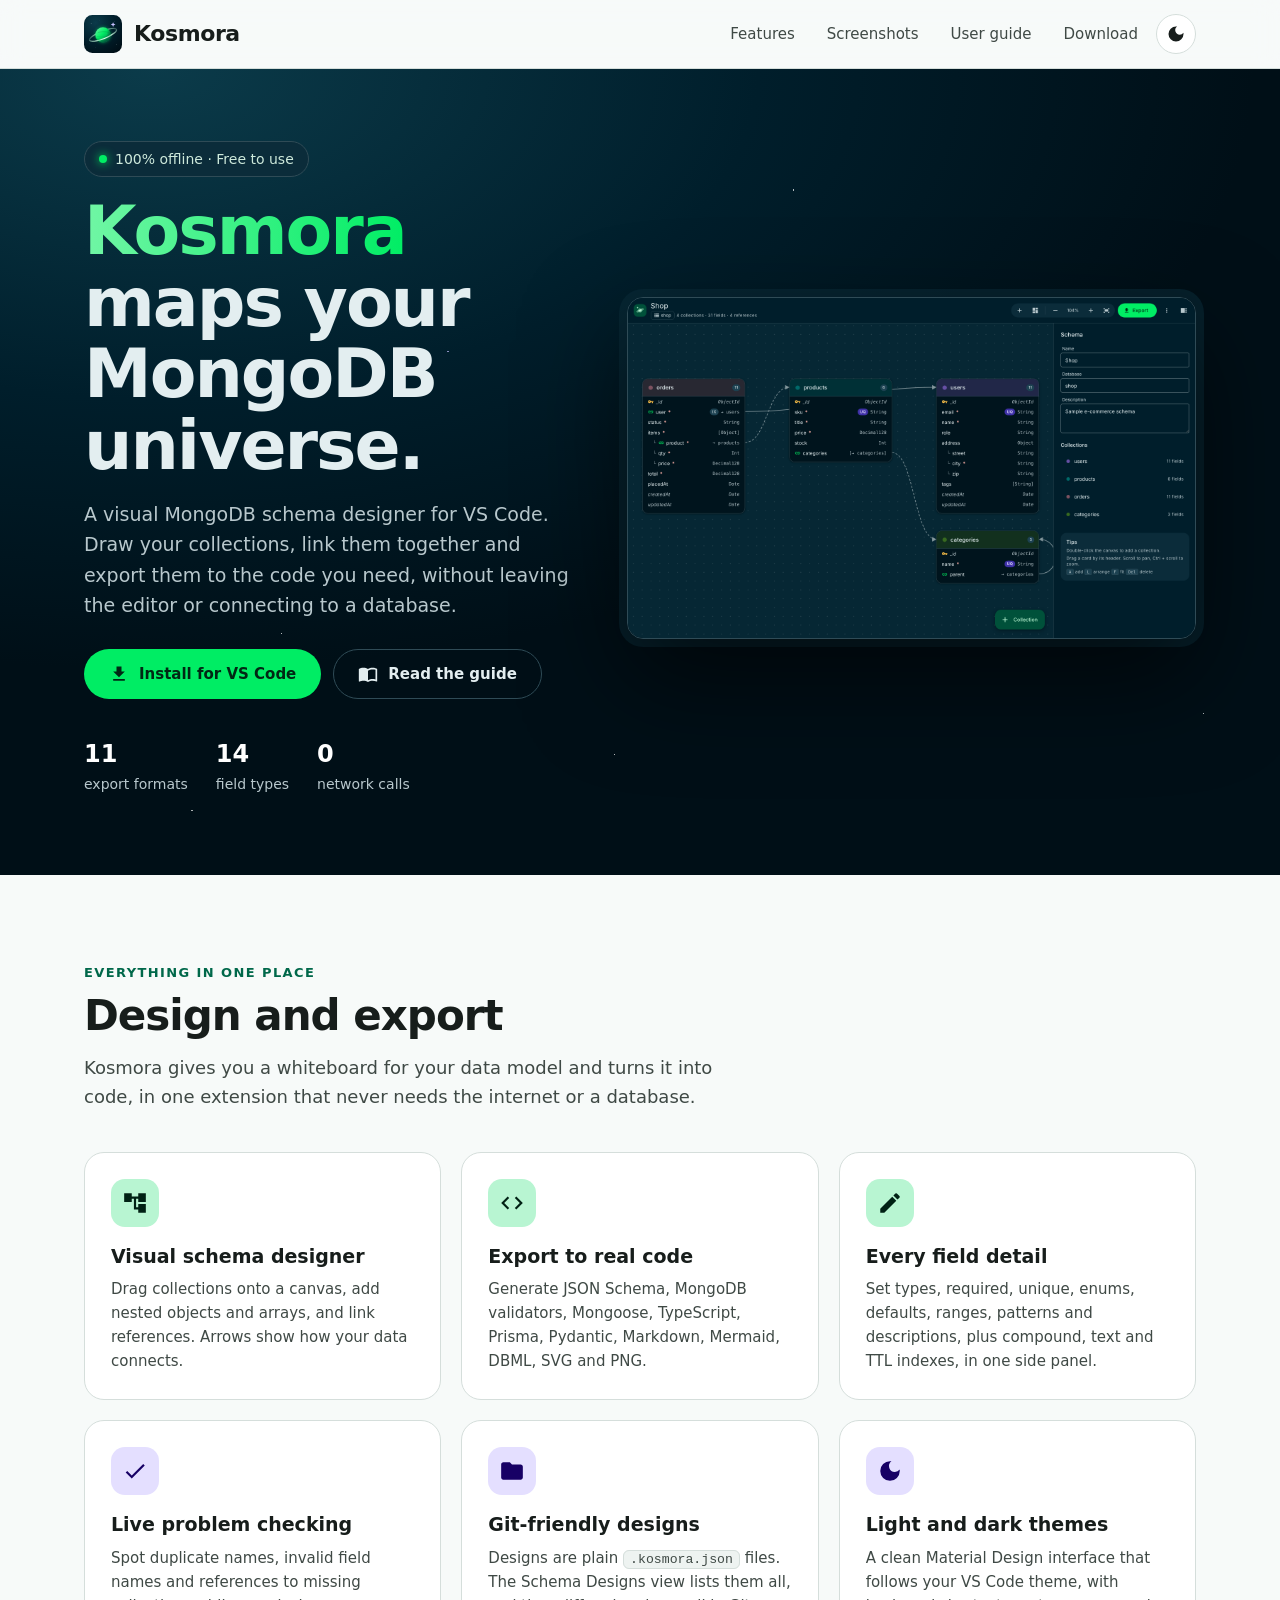
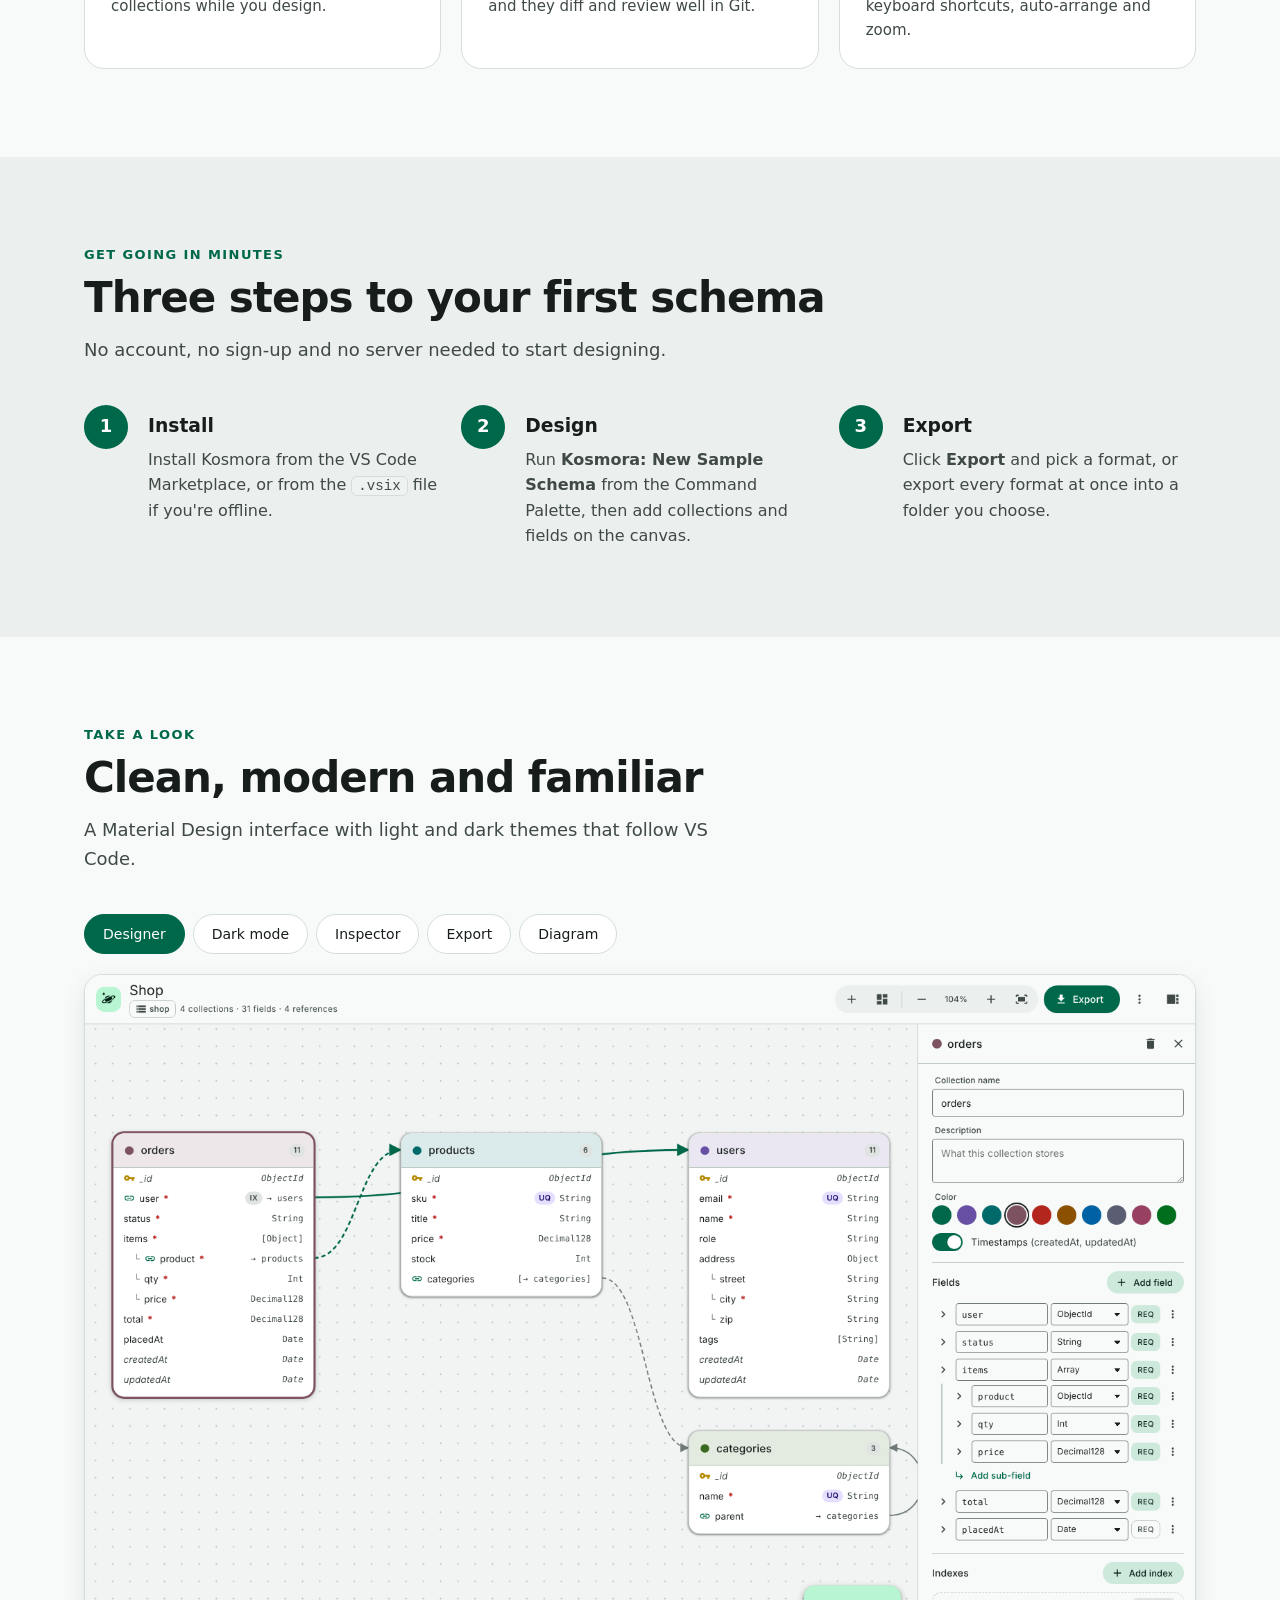
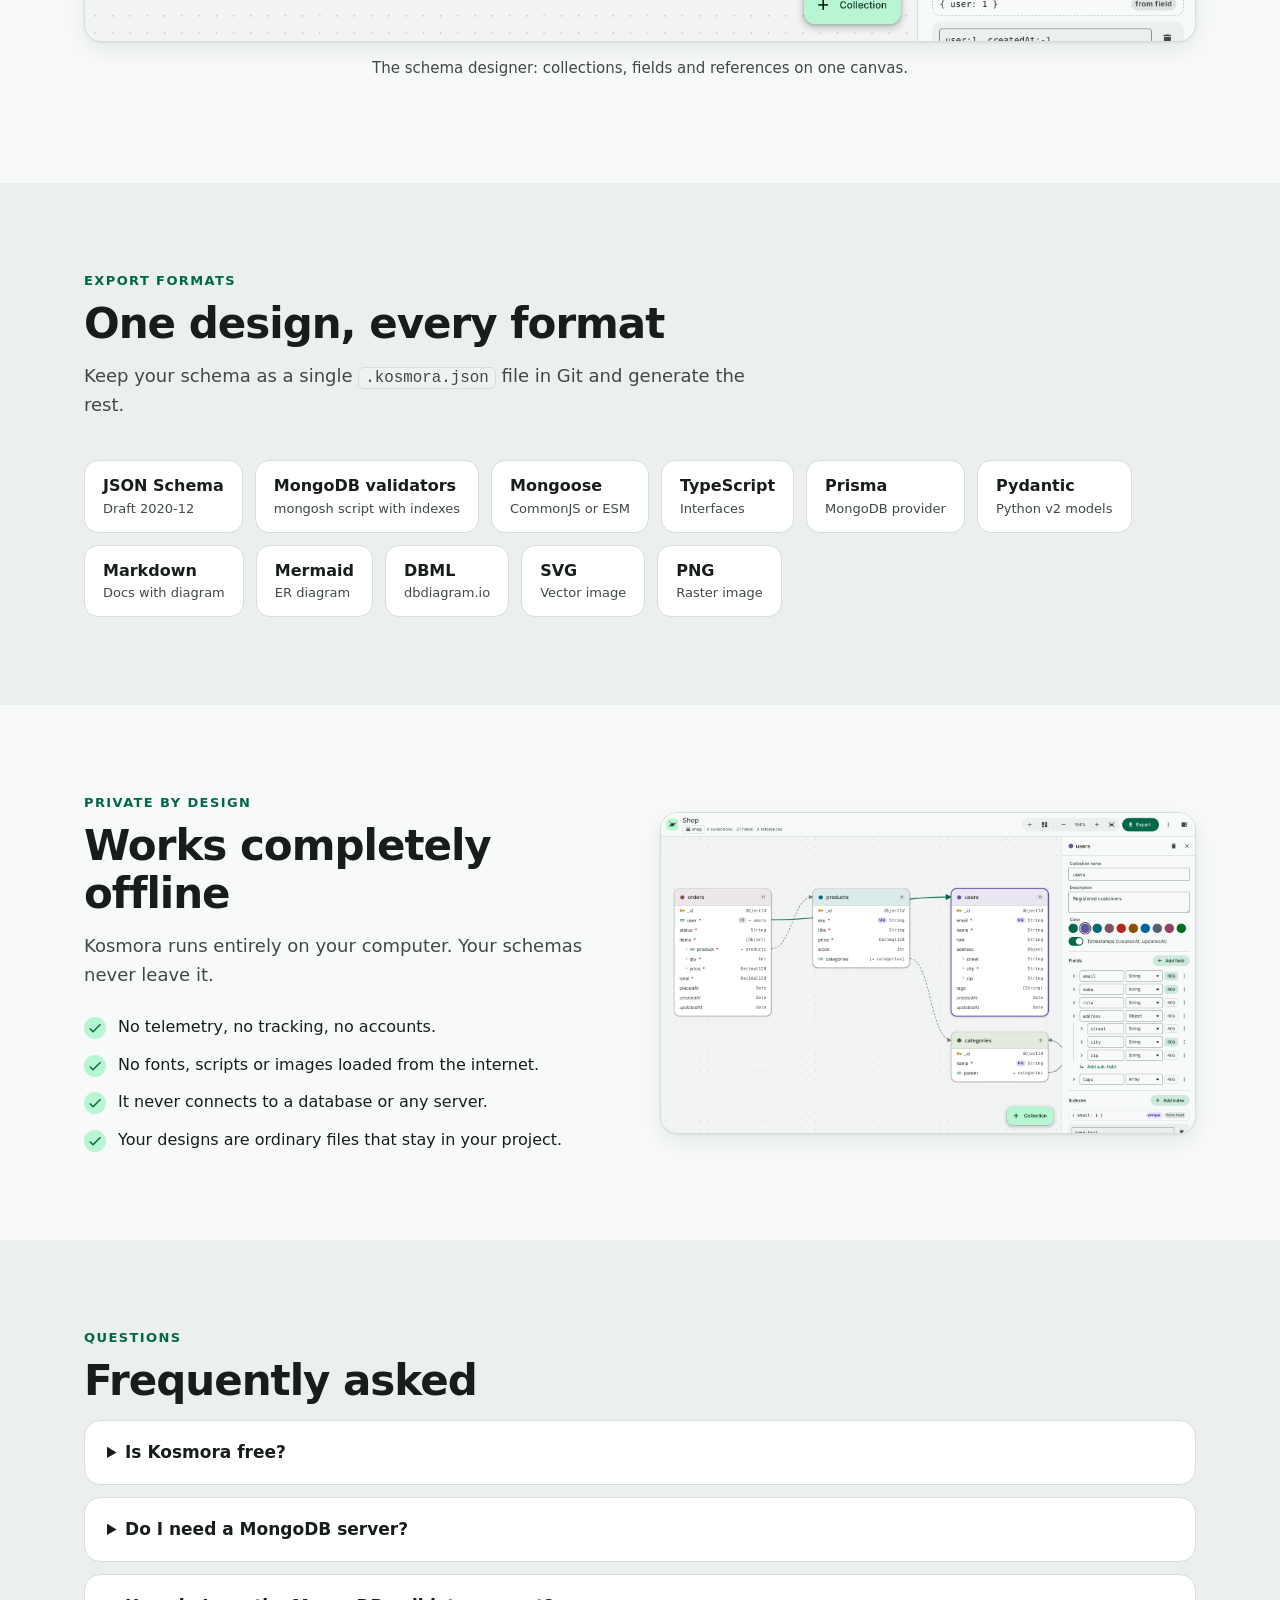
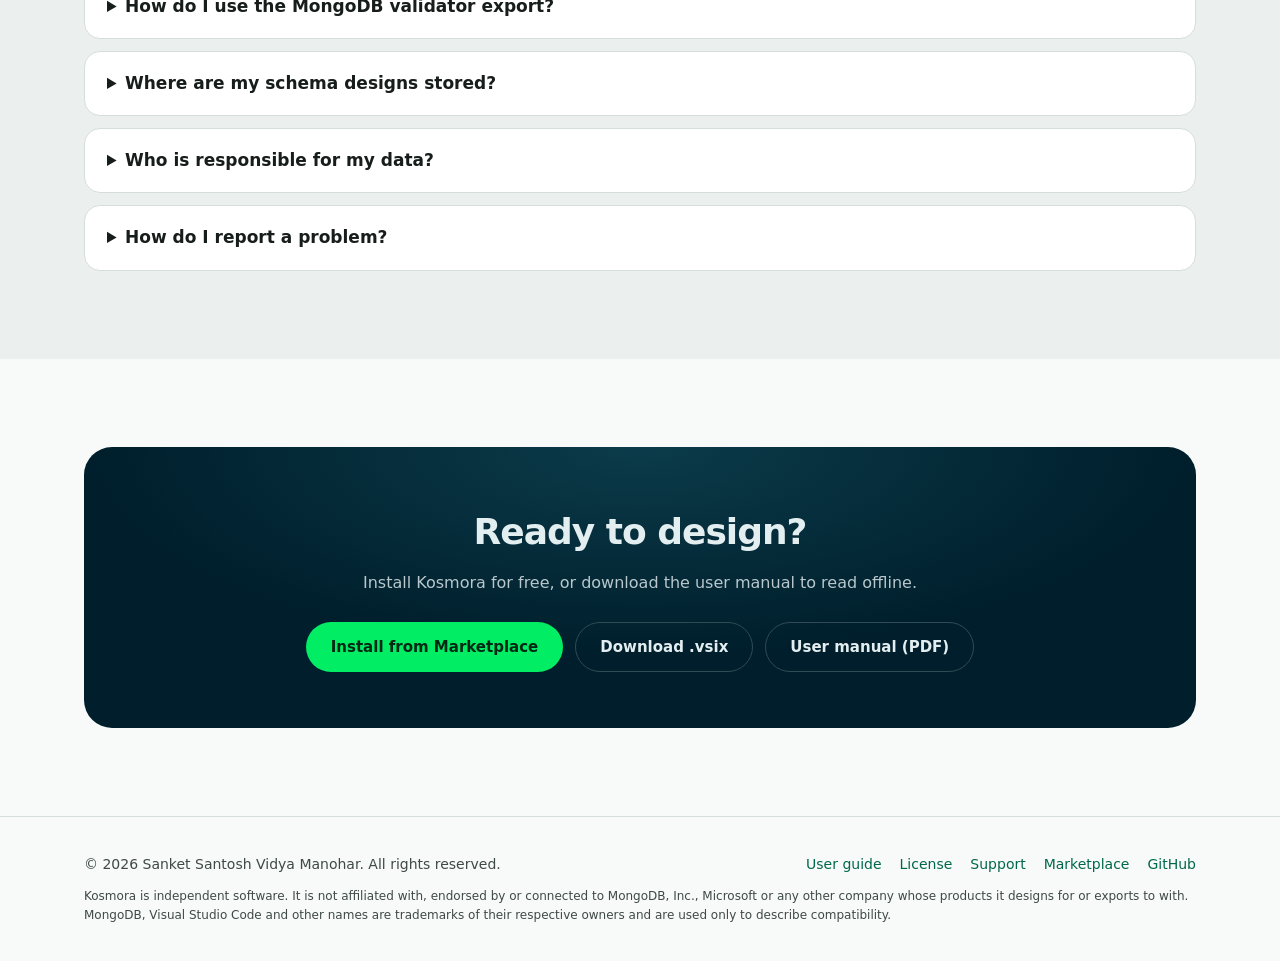
<file: docs/index.html>
<!doctype html>
<html lang="en">
<head>
<meta charset="utf-8">
<meta name="viewport" content="width=device-width, initial-scale=1">
<title>Kosmora: MongoDB Schema Designer for VS Code</title>
<meta name="description" content="Design MongoDB schemas visually, export them to JSON Schema, Mongoose, TypeScript, Prisma, Pydantic and more. Free and fully offline, inside VS Code.">
<meta property="og:title" content="Kosmora: MongoDB Schema Designer">
<meta property="og:description" content="Design visually. Export anywhere. Fully offline, inside VS Code.">
<meta property="og:image" content="https://sanket-manohar.github.io/kosmora/assets/banner-social.png">
<meta name="twitter:card" content="summary_large_image">
<meta name="theme-color" content="#001e2b">
<link rel="icon" href="assets/logo.svg" type="image/svg+xml">
<link rel="stylesheet" href="assets/site.css">
</head>
<body>
<header class="top">
  <div class="wrap">
    <a class="brand" href="./"><img src="assets/logo.svg" alt="">Kosmora</a>
    <nav class="nav">
      <a href="#features" class="hide-sm">Features</a>
      <a href="#screens" class="hide-sm">Screenshots</a>
      <a href="guide.html" class="keep">User guide</a>
      <a href="#download">Download</a>
      <button class="theme-btn" type="button" title="Switch light or dark" aria-label="Switch light or dark"><svg viewBox="0 0 24 24"><path d="M12 3a9 9 0 1 0 9 9c0-.46-.04-.92-.1-1.36a5.39 5.39 0 0 1-4.4 2.26 5.4 5.4 0 0 1-3.14-9.8c-.44-.06-.9-.1-1.36-.1z"/></svg></button>
    </nav>
  </div>
</header>

<section class="hero">
  <div class="wrap">
    <div>
      <span class="pill"><i></i>100% offline · Free to use</span>
      <h1><span>Kosmora</span> maps your MongoDB universe.</h1>
      <p class="lead">A visual MongoDB schema designer for VS Code. Draw your collections, link them together and export them to the code you need, without leaving the editor or connecting to a database.</p>
      <div class="actions">
        <a class="btn primary" href="https://marketplace.visualstudio.com/items?itemName=sanket-manohar.kosmora"><svg viewBox="0 0 24 24"><path d="M5 20h14v-2H5v2zM19 9h-4V3H9v6H5l7 7 7-7z"/></svg>Install for VS Code</a>
        <a class="btn outline" href="guide.html"><svg viewBox="0 0 24 24"><path d="M21 5c-1.11-.35-2.33-.5-3.5-.5-1.95 0-4.05.4-5.5 1.5-1.45-1.1-3.55-1.5-5.5-1.5S2.45 4.9 1 6v14.65c0 .25.25.5.5.5.1 0 .15-.05.25-.05C3.1 20.45 5.05 20 6.5 20c1.95 0 4.05.4 5.5 1.5 1.35-.85 3.8-1.5 5.5-1.5 1.65 0 3.35.3 4.75 1.05.1.05.15.05.25.05.25 0 .5-.25.5-.5V6c-.6-.45-1.25-.75-2-1zm0 13.5c-1.1-.35-2.3-.5-3.5-.5-1.7 0-4.15.65-5.5 1.5V8c1.35-.85 3.8-1.5 5.5-1.5 1.2 0 2.4.15 3.5.5v11.5z"/></svg>Read the guide</a>
      </div>
      <div class="facts">
        <div><b>11</b>export formats</div>
        <div><b>14</b>field types</div>
        <div><b>0</b>network calls</div>
      </div>
    </div>
    <img class="shot" src="assets/screenshots/designer-dark.png" alt="Kosmora schema designer in dark mode">
  </div>
</section>

<section class="block" id="features">
  <div class="wrap">
    <div class="eyebrow">Everything in one place</div>
    <h2 class="title">Design and export</h2>
    <p class="sub">Kosmora gives you a whiteboard for your data model and turns it into code, in one extension that never needs the internet or a database.</p>
    <div class="grid g3">
      <div class="card"><div class="ico"><svg viewBox="0 0 24 24"><path d="M22 11V3h-7v3H9V3H2v8h7V8h2v10h4v3h7v-8h-7v3h-2V8h2v3z"/></svg></div><h3>Visual schema designer</h3><p>Drag collections onto a canvas, add nested objects and arrays, and link references. Arrows show how your data connects.</p></div>
      <div class="card"><div class="ico"><svg viewBox="0 0 24 24"><path d="M9.4 16.6 4.8 12l4.6-4.6L8 6l-6 6 6 6 1.4-1.4zm5.2 0 4.6-4.6-4.6-4.6L16 6l6 6-6 6-1.4-1.4z"/></svg></div><h3>Export to real code</h3><p>Generate JSON Schema, MongoDB validators, Mongoose, TypeScript, Prisma, Pydantic, Markdown, Mermaid, DBML, SVG and PNG.</p></div>
      <div class="card"><div class="ico"><svg viewBox="0 0 24 24"><path d="M3 17.25V21h3.75L17.81 9.94l-3.75-3.75L3 17.25zM20.71 7.04a1 1 0 0 0 0-1.41l-2.34-2.34a1 1 0 0 0-1.41 0l-1.83 1.83 3.75 3.75 1.83-1.83z"/></svg></div><h3>Every field detail</h3><p>Set types, required, unique, enums, defaults, ranges, patterns and descriptions, plus compound, text and TTL indexes, in one side panel.</p></div>
      <div class="card"><div class="ico v"><svg viewBox="0 0 24 24"><path d="M9 16.17 4.83 12l-1.42 1.41L9 19 21 7l-1.41-1.41z"/></svg></div><h3>Live problem checking</h3><p>Spot duplicate names, invalid field names and references to missing collections while you design.</p></div>
      <div class="card"><div class="ico v"><svg viewBox="0 0 24 24"><path d="M10 4H4c-1.1 0-2 .9-2 2v12c0 1.1.9 2 2 2h16c1.1 0 2-.9 2-2V8c0-1.1-.9-2-2-2h-8l-2-2z"/></svg></div><h3>Git-friendly designs</h3><p>Designs are plain <code>.kosmora.json</code> files. The Schema Designs view lists them all, and they diff and review well in Git.</p></div>
      <div class="card"><div class="ico v"><svg viewBox="0 0 24 24"><path d="M12 3a9 9 0 1 0 9 9c0-.46-.04-.92-.1-1.36a5.39 5.39 0 0 1-4.4 2.26 5.4 5.4 0 0 1-3.14-9.8c-.44-.06-.9-.1-1.36-.1z"/></svg></div><h3>Light and dark themes</h3><p>A clean Material Design interface that follows your VS Code theme, with keyboard shortcuts, auto-arrange and zoom.</p></div>
    </div>
  </div>
</section>

<section class="block alt">
  <div class="wrap">
    <div class="eyebrow">Get going in minutes</div>
    <h2 class="title">Three steps to your first schema</h2>
    <p class="sub">No account, no sign-up and no server needed to start designing.</p>
    <div class="grid g3 steps">
      <div class="step"><h3>Install</h3><p>Install Kosmora from the VS Code Marketplace, or from the <code>.vsix</code> file if you're offline.</p></div>
      <div class="step"><h3>Design</h3><p>Run <b>Kosmora: New Sample Schema</b> from the Command Palette, then add collections and fields on the canvas.</p></div>
      <div class="step"><h3>Export</h3><p>Click <b>Export</b> and pick a format, or export every format at once into a folder you choose.</p></div>
    </div>
  </div>
</section>

<section class="block" id="screens">
  <div class="wrap">
    <div class="eyebrow">Take a look</div>
    <h2 class="title">Clean, modern and familiar</h2>
    <p class="sub">A Material Design interface with light and dark themes that follow VS Code.</p>
    <div data-gallery>
      <div class="tabs" role="tablist">
        <button class="tab" role="tab" aria-selected="true" data-src="assets/screenshots/designer-light.png" data-caption="The schema designer: collections, fields and references on one canvas.">Designer</button>
        <button class="tab" role="tab" aria-selected="false" data-src="assets/screenshots/designer-dark.png" data-caption="The same design in dark mode, following your VS Code theme.">Dark mode</button>
        <button class="tab" role="tab" aria-selected="false" data-src="assets/screenshots/designer-inspector.png" data-caption="Edit every field and index of a collection in the side panel.">Inspector</button>
        <button class="tab" role="tab" aria-selected="false" data-src="assets/screenshots/export-menu.png" data-caption="Export to any of 11 formats, or all of them at once.">Export</button>
        <button class="tab" role="tab" aria-selected="false" data-src="assets/screenshots/exported-diagram.png" data-caption="Share your data model as an SVG or PNG diagram.">Diagram</button>
      </div>
      <div class="frame"><img src="assets/screenshots/designer-light.png" alt="Designer"></div>
      <p class="caption">The schema designer: collections, fields and references on one canvas.</p>
    </div>
  </div>
</section>

<section class="block alt">
  <div class="wrap">
    <div class="eyebrow">Export formats</div>
    <h2 class="title">One design, every format</h2>
    <p class="sub">Keep your schema as a single <code>.kosmora.json</code> file in Git and generate the rest.</p>
    <div class="formats">
      <div class="fmt">JSON Schema<small>Draft 2020-12</small></div>
      <div class="fmt">MongoDB validators<small>mongosh script with indexes</small></div>
      <div class="fmt">Mongoose<small>CommonJS or ESM</small></div>
      <div class="fmt">TypeScript<small>Interfaces</small></div>
      <div class="fmt">Prisma<small>MongoDB provider</small></div>
      <div class="fmt">Pydantic<small>Python v2 models</small></div>
      <div class="fmt">Markdown<small>Docs with diagram</small></div>
      <div class="fmt">Mermaid<small>ER diagram</small></div>
      <div class="fmt">DBML<small>dbdiagram.io</small></div>
      <div class="fmt">SVG<small>Vector image</small></div>
      <div class="fmt">PNG<small>Raster image</small></div>
    </div>
  </div>
</section>

<section class="block">
  <div class="wrap privacy">
    <div>
      <div class="eyebrow">Private by design</div>
      <h2 class="title">Works completely offline</h2>
      <p class="sub" style="margin-bottom:24px">Kosmora runs entirely on your computer. Your schemas never leave it.</p>
      <ul class="check">
        <li>No telemetry, no tracking, no accounts.</li>
        <li>No fonts, scripts or images loaded from the internet.</li>
        <li>It never connects to a database or any server.</li>
        <li>Your designs are ordinary files that stay in your project.</li>
      </ul>
    </div>
    <div class="frame"><img src="assets/screenshots/designer-inspector.png" alt="Editing a collection in the designer"></div>
  </div>
</section>

<section class="block alt">
  <div class="wrap">
    <div class="eyebrow">Questions</div>
    <h2 class="title">Frequently asked</h2>
    <details class="faq"><summary>Is Kosmora free?</summary><p>Yes. Kosmora is free to download and use for personal, educational and commercial work. It is proprietary software, so you may not republish, redistribute or modify it.</p></details>
    <details class="faq"><summary>Do I need a MongoDB server?</summary><p>No. Kosmora never connects to a database. You design on the canvas and export files, and you decide where to use them.</p></details>
    <details class="faq"><summary>How do I use the MongoDB validator export?</summary><p>It's a mongosh script that creates your collections with <code>$jsonSchema</code> validation and indexes. Review it, then run it yourself with mongosh against the database you choose.</p></details>
    <details class="faq"><summary>Where are my schema designs stored?</summary><p>In ordinary <code>.kosmora.json</code> files in your project, so you can commit and review them in Git like any other file.</p></details>
    <details class="faq"><summary>Who is responsible for my data?</summary><p>You are. Kosmora never touches a database; it only creates files. Review generated code and scripts, and test them on a non-production copy before using them on real data. Kosmora is provided "as is", and its owner accepts no liability for data loss or other damage. See section 6 of the <a href="https://github.com/sanket-manohar/kosmora/blob/main/LICENSE.md">license</a>.</p></details>
    <details class="faq"><summary>How do I report a problem?</summary><p>Open an issue on <a href="https://github.com/sanket-manohar/kosmora/issues">GitHub</a>. Please include your VS Code version, Kosmora version and steps to reproduce.</p></details>
  </div>
</section>

<section class="block" id="download">
  <div class="wrap">
    <div class="cta">
      <h2>Ready to design?</h2>
      <p>Install Kosmora for free, or download the user manual to read offline.</p>
      <div class="actions">
        <a class="btn primary" href="https://marketplace.visualstudio.com/items?itemName=sanket-manohar.kosmora">Install from Marketplace</a>
        <a class="btn outline" href="https://github.com/sanket-manohar/kosmora/releases/latest">Download .vsix</a>
        <a class="btn outline" href="Kosmora-User-Manual.pdf">User manual (PDF)</a>
      </div>
    </div>
  </div>
</section>

<footer class="foot">
  <div class="wrap">
    <div>© 2026 Sanket Santosh Vidya Manohar. All rights reserved.</div>
    <nav>
      <a href="guide.html">User guide</a>
      <a href="https://github.com/sanket-manohar/kosmora/blob/main/LICENSE.md">License</a>
      <a href="https://github.com/sanket-manohar/kosmora/issues">Support</a>
      <a href="https://marketplace.visualstudio.com/publishers/sanket-manohar">Marketplace</a>
      <a href="https://github.com/sanket-manohar">GitHub</a>
    </nav>
  </div>
  <div class="wrap" style="margin-top:12px;font-size:12px">Kosmora is independent software. It is not affiliated with, endorsed by or connected to MongoDB, Inc., Microsoft or any other company whose products it designs for or exports to with. MongoDB, Visual Studio Code and other names are trademarks of their respective owners and are used only to describe compatibility.</div>
</footer>
<script src="assets/site.js"></script>
</body>
</html>
</file>
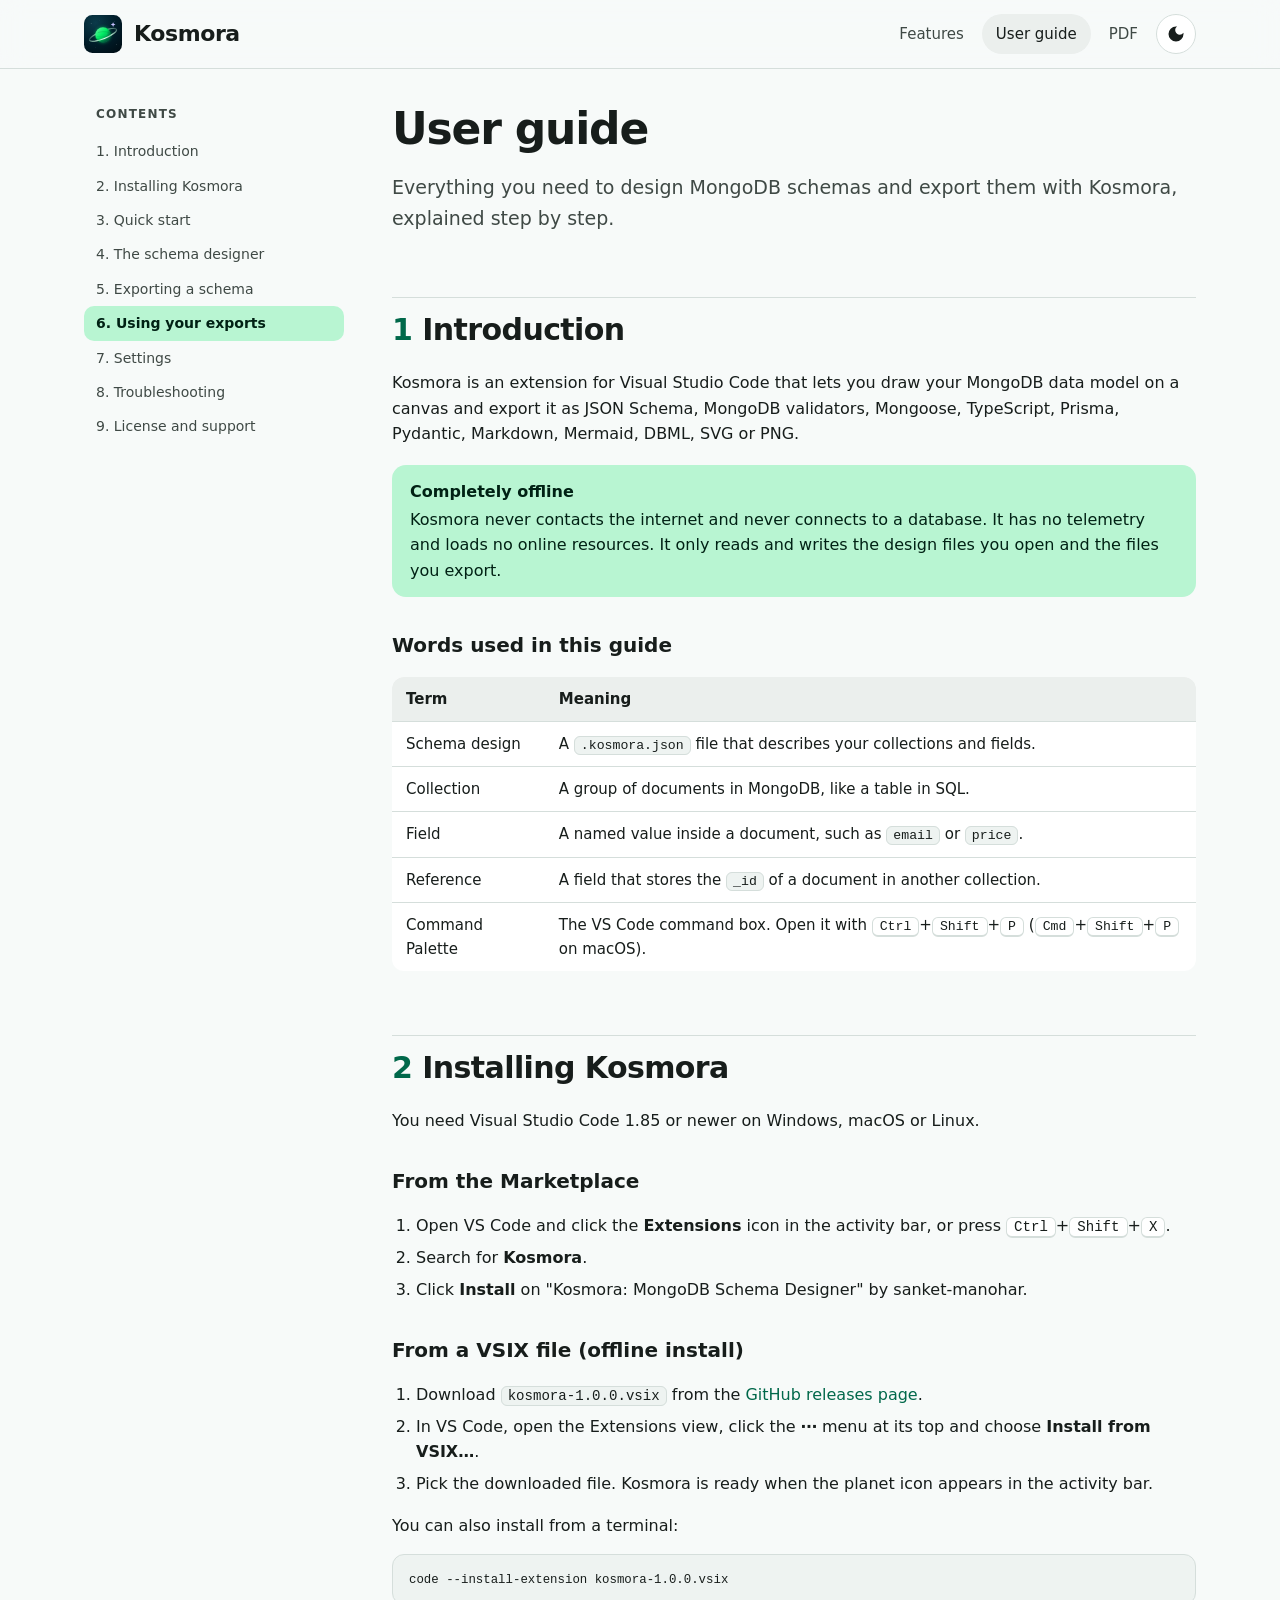
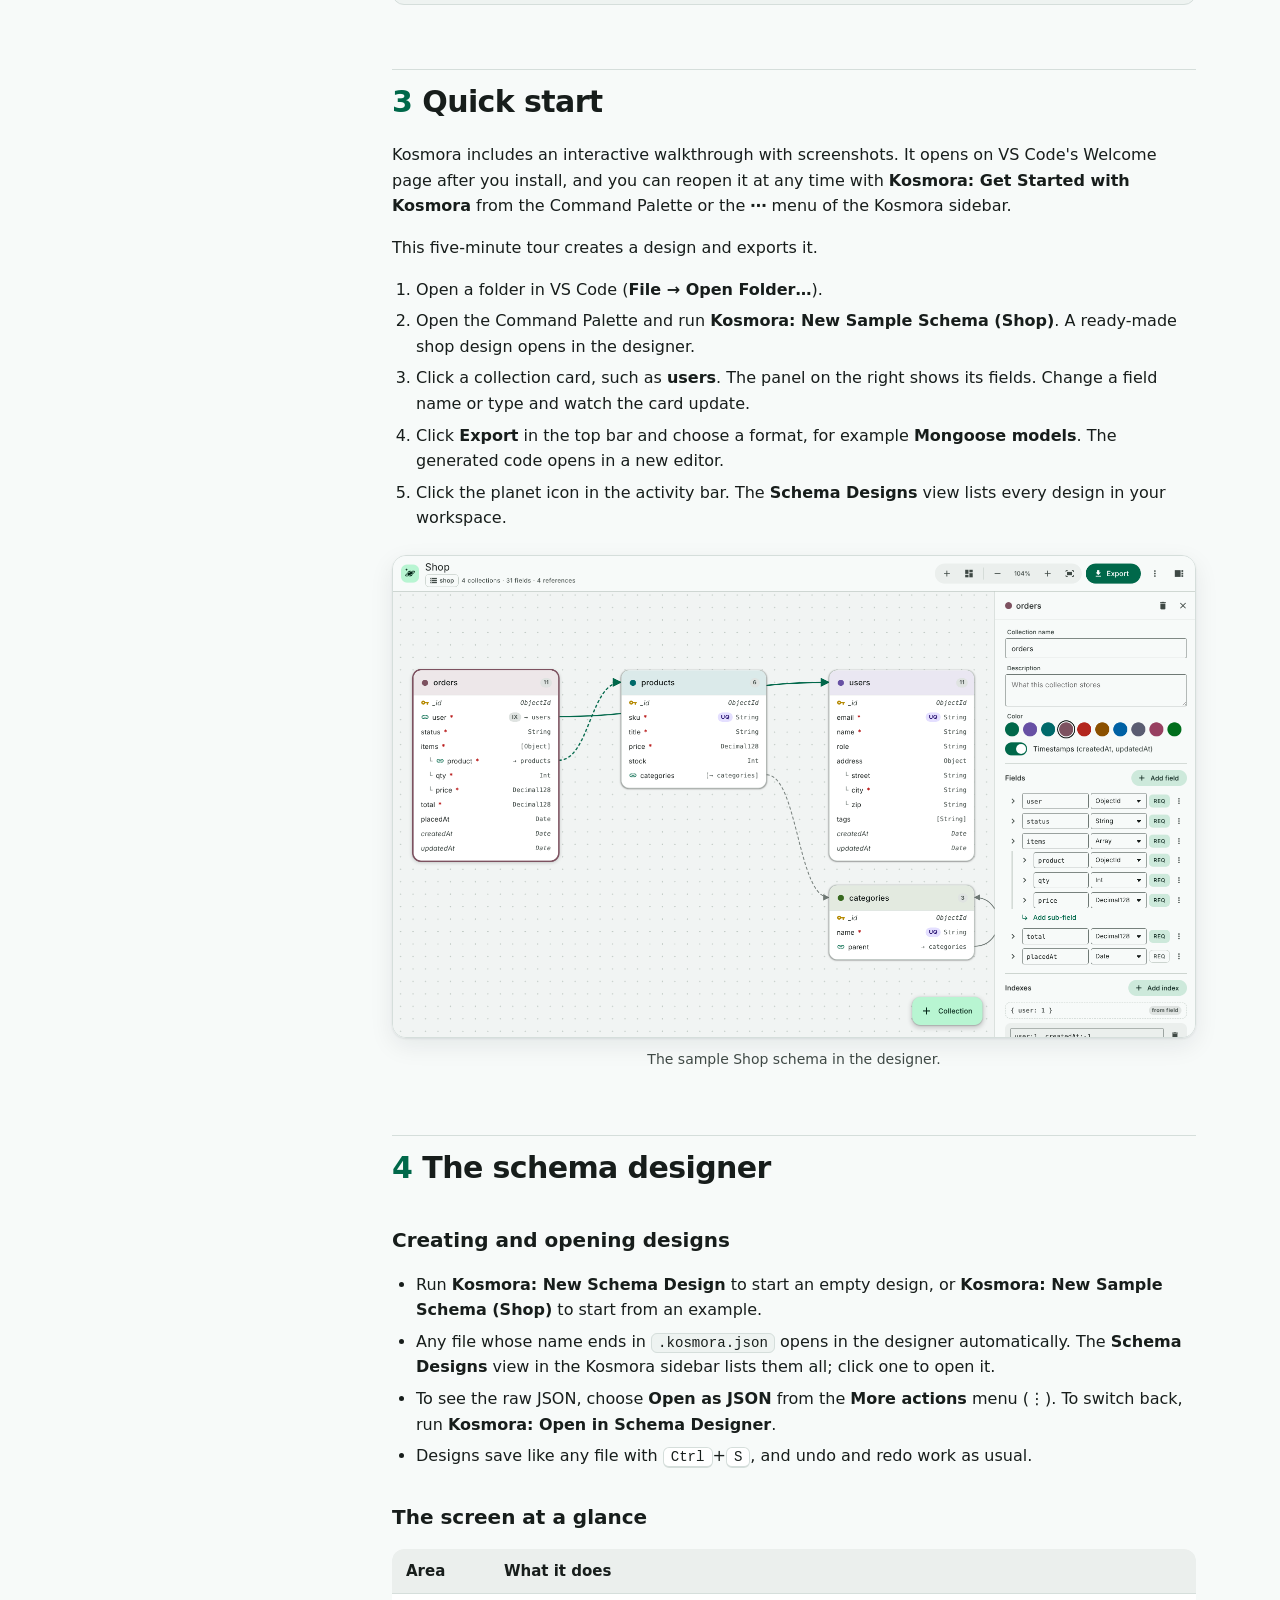
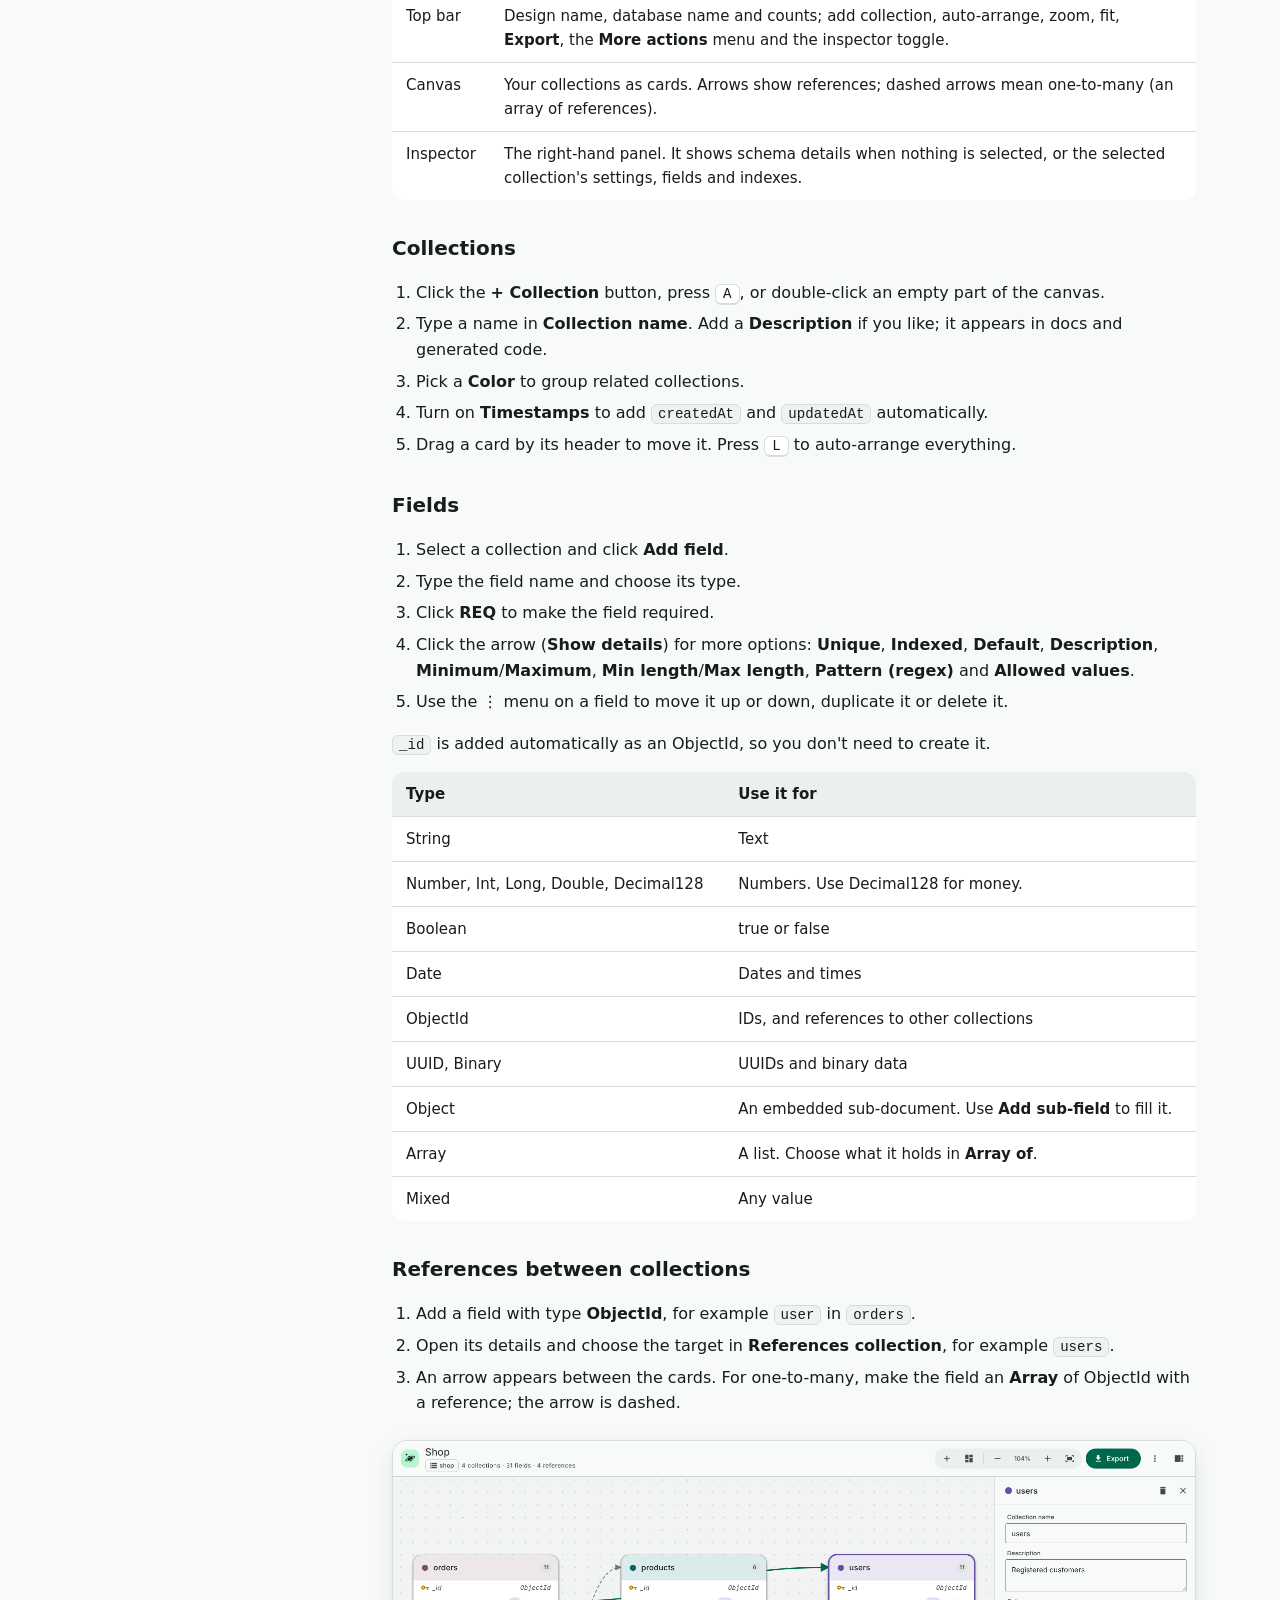
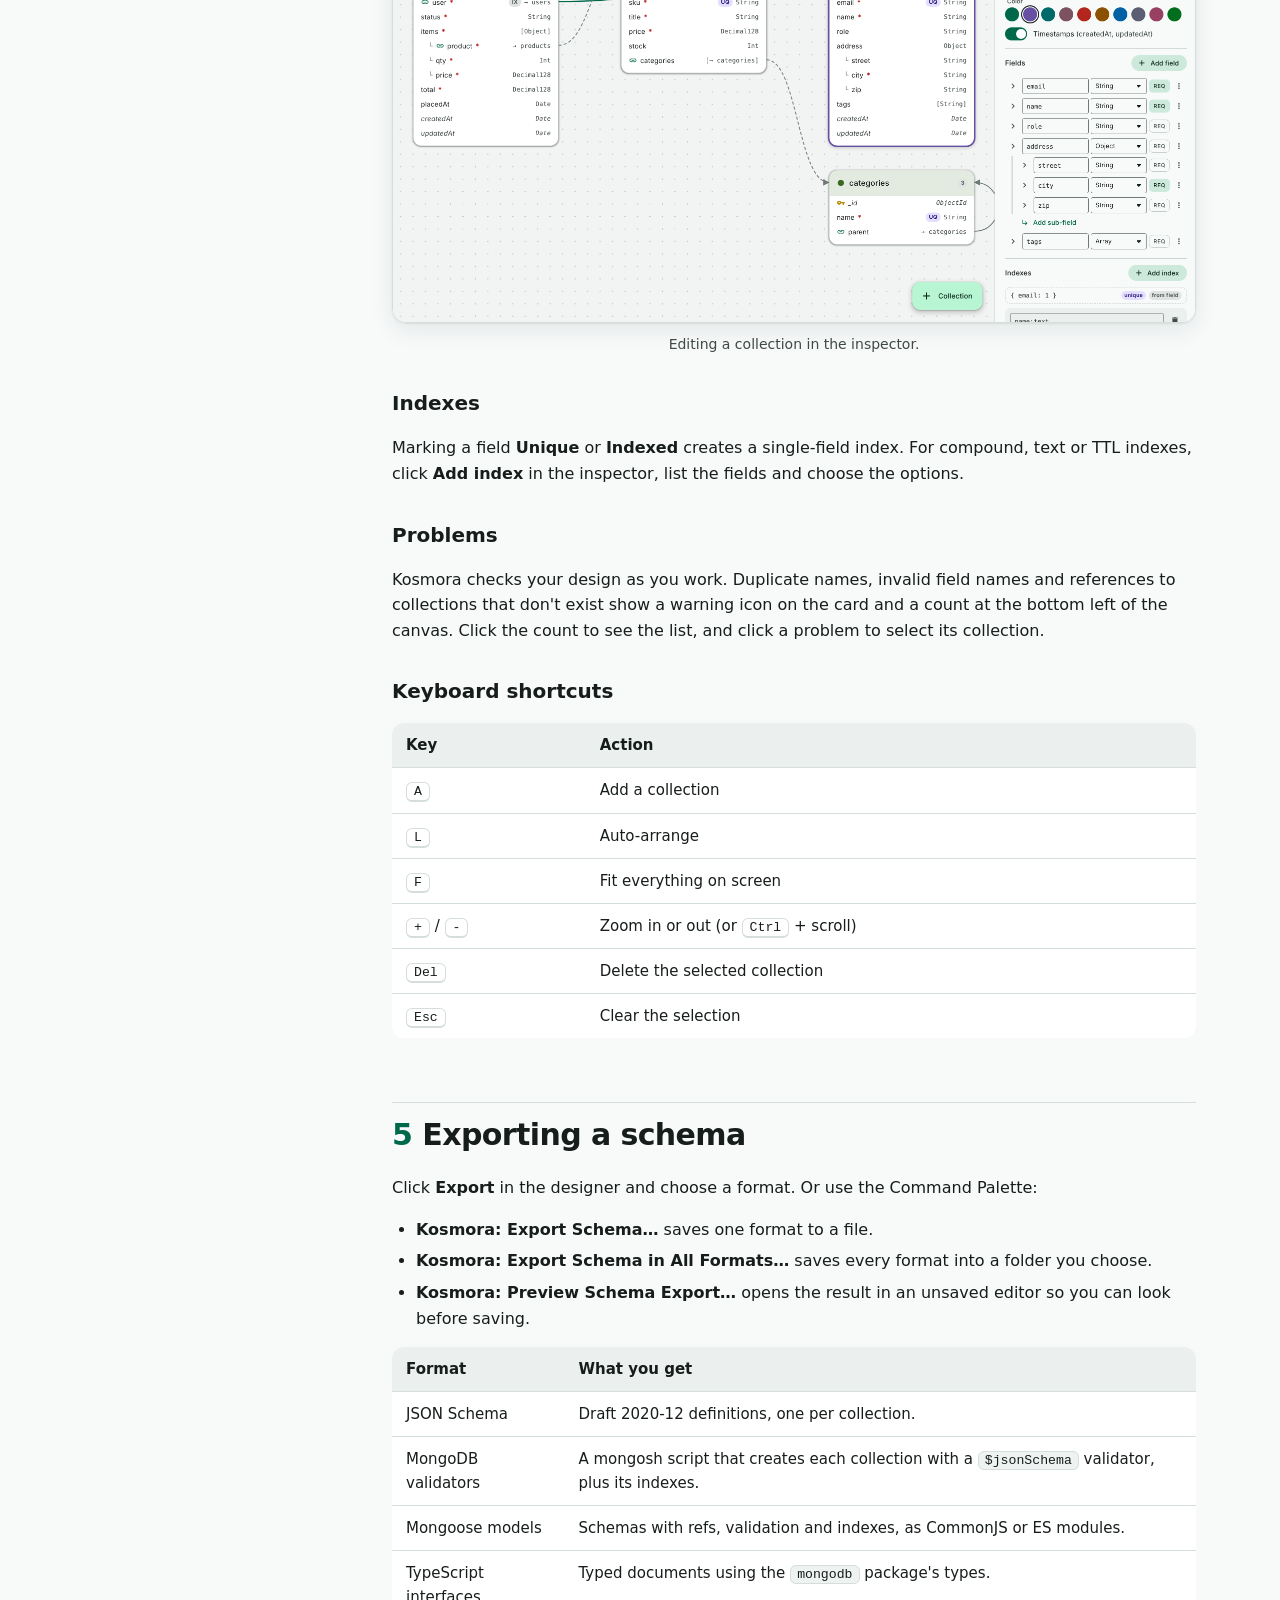
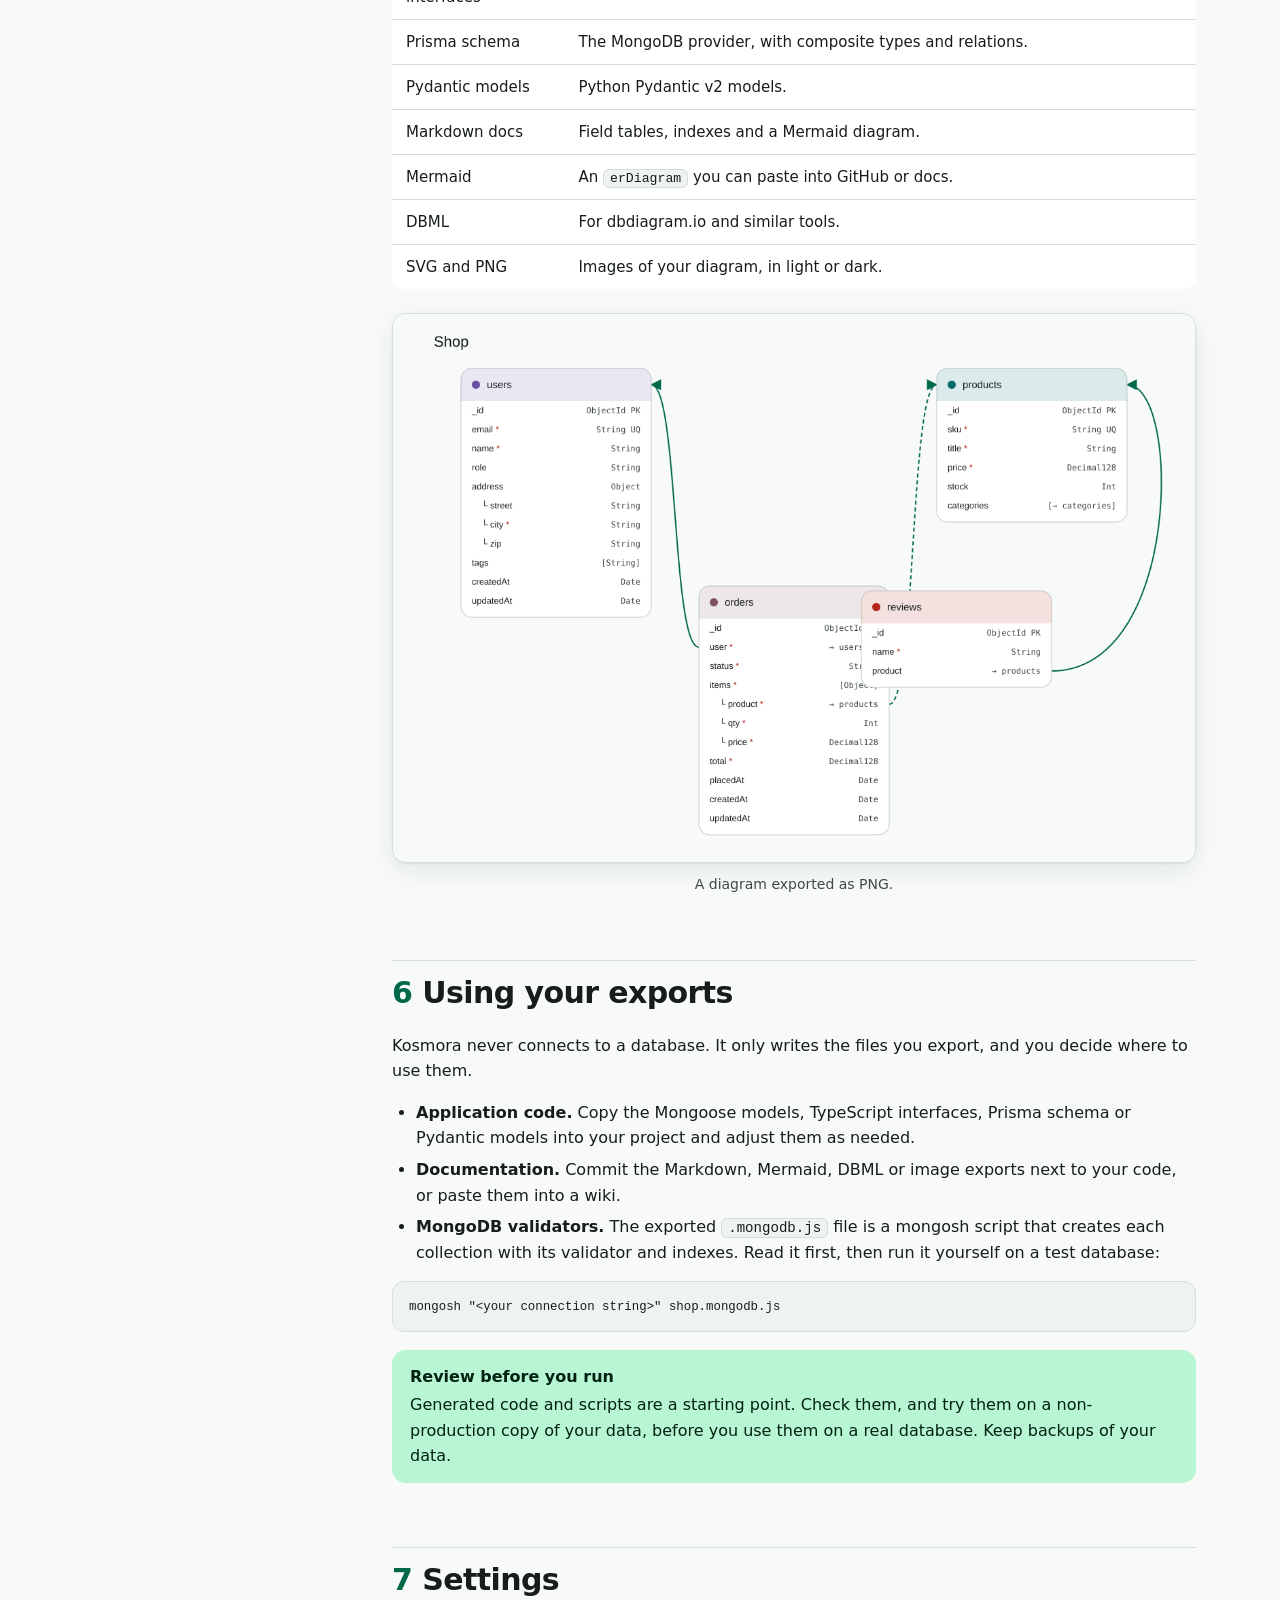
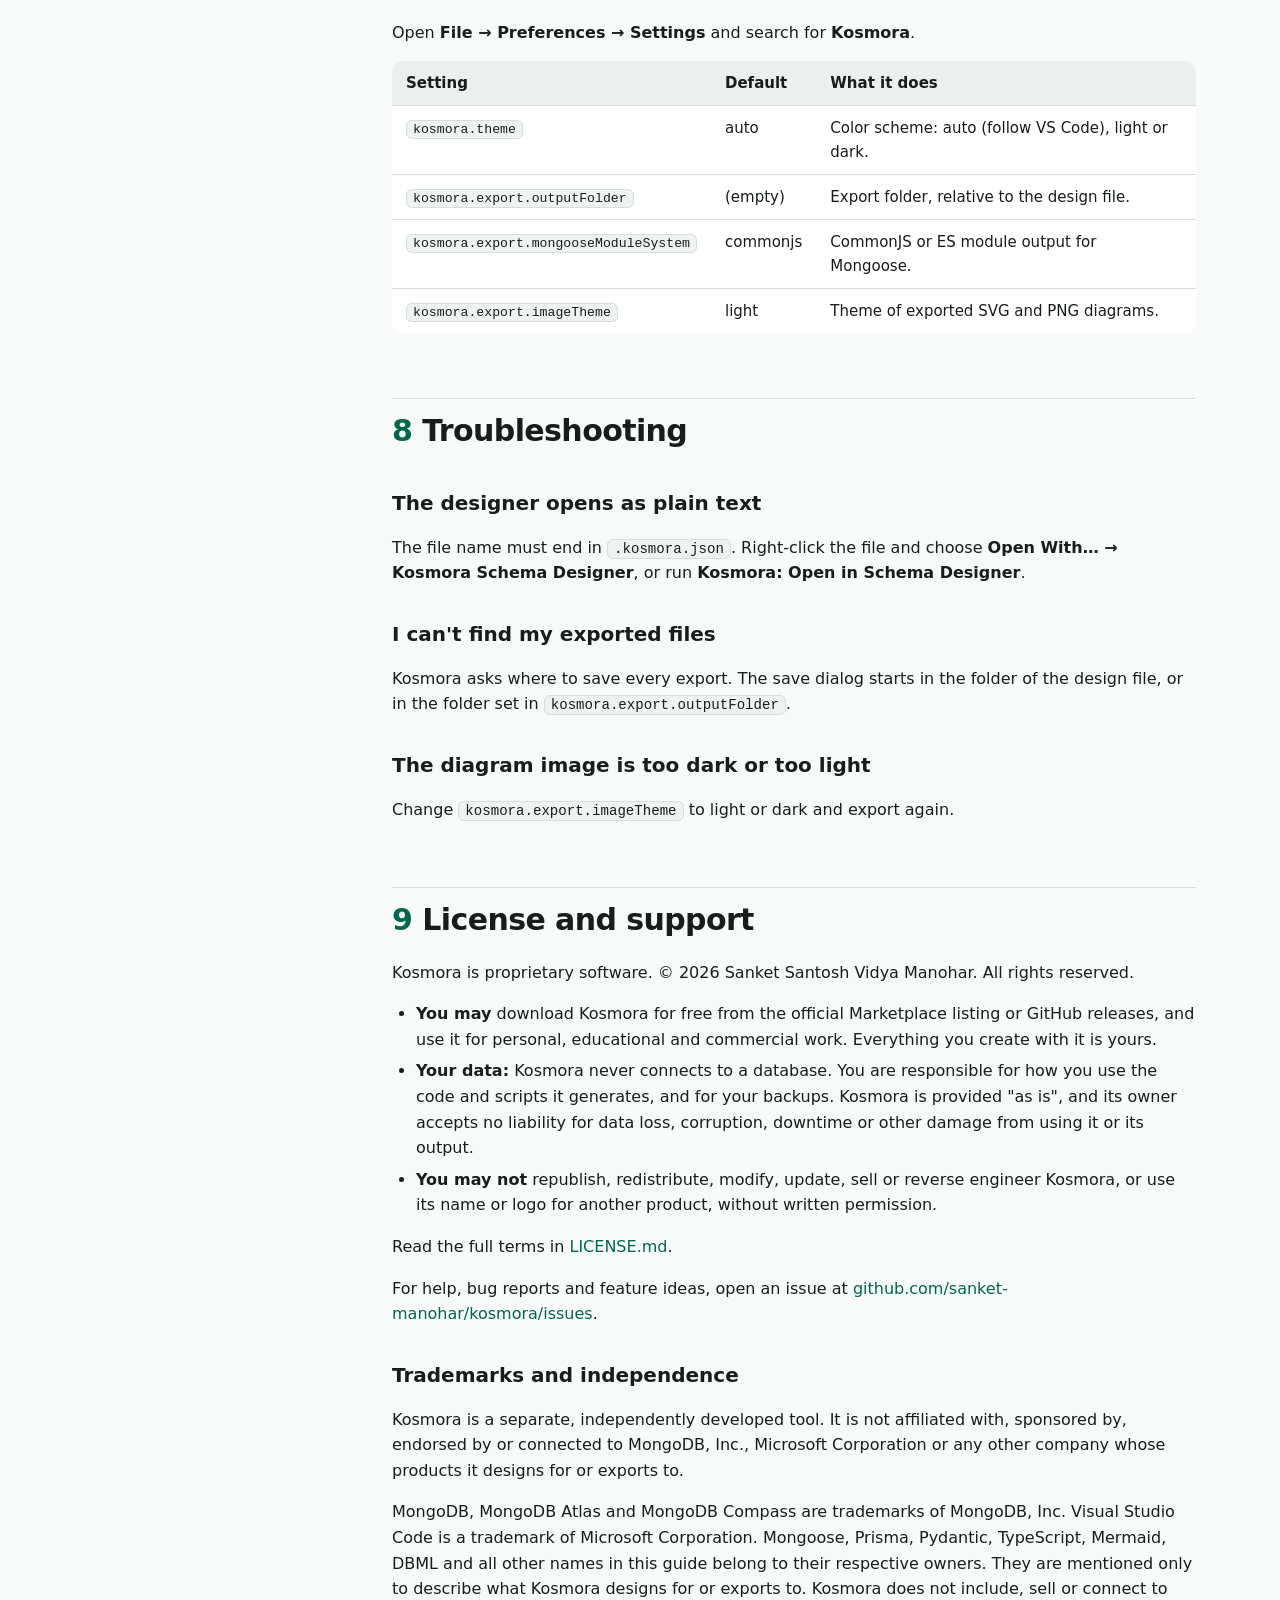
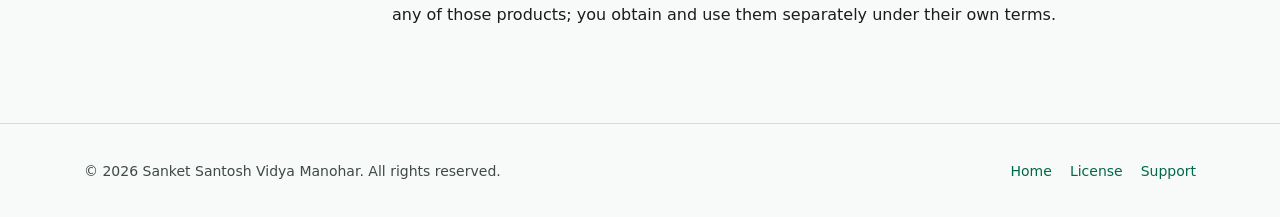
<file: docs/guide.html>
<!doctype html>
<html lang="en">
<head>
<meta charset="utf-8">
<meta name="viewport" content="width=device-width, initial-scale=1">
<title>Kosmora User Guide</title>
<meta name="description" content="Step-by-step guide to Kosmora, the MongoDB schema designer for VS Code.">
<meta name="theme-color" content="#001e2b">
<link rel="icon" href="assets/logo.svg" type="image/svg+xml">
<link rel="stylesheet" href="assets/site.css">
</head>
<body>
<header class="top">
  <div class="wrap">
    <a class="brand" href="./"><img src="assets/logo.svg" alt="">Kosmora</a>
    <nav class="nav">
      <a href="./#features" class="hide-sm">Features</a>
      <a href="guide.html" class="active keep">User guide</a>
      <a href="Kosmora-User-Manual.pdf" class="keep">PDF</a>
      <button class="theme-btn" type="button" title="Switch light or dark" aria-label="Switch light or dark"><svg viewBox="0 0 24 24"><path d="M12 3a9 9 0 1 0 9 9c0-.46-.04-.92-.1-1.36a5.39 5.39 0 0 1-4.4 2.26 5.4 5.4 0 0 1-3.14-9.8c-.44-.06-.9-.1-1.36-.1z"/></svg></button>
    </nav>
  </div>
</header>

<div class="watermark" aria-hidden="true"><div class="wm-mark"><span class="wm-name">Kosmora</span><span class="wm-sub">v1.0.0 · crafted by Sanket Santosh Vidya Manohar</span></div></div>
<div class="wrap guide">
  <aside class="toc">
    <b>Contents</b>
    <a href="#intro">1. Introduction</a>
    <a href="#install">2. Installing Kosmora</a>
    <a href="#quickstart">3. Quick start</a>
    <a href="#designer">4. The schema designer</a>
    <a href="#export">5. Exporting a schema</a>
    <a href="#using">6. Using your exports</a>
    <a href="#settings">7. Settings</a>
    <a href="#troubleshooting">8. Troubleshooting</a>
    <a href="#license">9. License and support</a>
  </aside>

  <main class="doc">
    <section class="cover">
      <div><img src="assets/logo.svg" alt=""></div>
      <div>
        <h1><span>Kos</span>mora</h1>
        <div class="t">User Manual</div>
        <div class="t" style="font-size:14pt;margin-top:4mm">MongoDB Schema Designer for VS Code</div>
      </div>
      <div class="meta">
        <b>Version 1.0.0</b><br>
        © 2026 Sanket Santosh Vidya Manohar. All rights reserved.<br>
        sanket-manohar.github.io/kosmora
      </div>
    </section>

    <section class="print-toc">
      <h2>Contents</h2>
      <ol>
        <li>Introduction</li><li>Installing Kosmora</li><li>Quick start</li><li>The schema designer</li><li>Exporting a schema</li><li>Using your exports</li><li>Settings</li><li>Troubleshooting</li><li>License and support</li>
      </ol>
    </section>

    <h1>User guide</h1>
    <p class="lead">Everything you need to design MongoDB schemas and export them with Kosmora, explained step by step.</p>

    <h2 id="intro"><span class="n">1</span>Introduction</h2>
    <p>Kosmora is an extension for Visual Studio Code that lets you draw your MongoDB data model on a canvas and export it as JSON Schema, MongoDB validators, Mongoose, TypeScript, Prisma, Pydantic, Markdown, Mermaid, DBML, SVG or PNG.</p>
    <div class="note"><b>Completely offline</b>Kosmora never contacts the internet and never connects to a database. It has no telemetry and loads no online resources. It only reads and writes the design files you open and the files you export.</div>
    <h3>Words used in this guide</h3>
    <table>
      <tr><th>Term</th><th>Meaning</th></tr>
      <tr><td>Schema design</td><td>A <code>.kosmora.json</code> file that describes your collections and fields.</td></tr>
      <tr><td>Collection</td><td>A group of documents in MongoDB, like a table in SQL.</td></tr>
      <tr><td>Field</td><td>A named value inside a document, such as <code>email</code> or <code>price</code>.</td></tr>
      <tr><td>Reference</td><td>A field that stores the <code>_id</code> of a document in another collection.</td></tr>
      <tr><td>Command Palette</td><td>The VS Code command box. Open it with <kbd>Ctrl</kbd>+<kbd>Shift</kbd>+<kbd>P</kbd> (<kbd>Cmd</kbd>+<kbd>Shift</kbd>+<kbd>P</kbd> on macOS).</td></tr>
    </table>

    <h2 id="install"><span class="n">2</span>Installing Kosmora</h2>
    <p>You need Visual Studio Code 1.85 or newer on Windows, macOS or Linux.</p>
    <h3>From the Marketplace</h3>
    <ol>
      <li>Open VS Code and click the <b>Extensions</b> icon in the activity bar, or press <kbd>Ctrl</kbd>+<kbd>Shift</kbd>+<kbd>X</kbd>.</li>
      <li>Search for <b>Kosmora</b>.</li>
      <li>Click <b>Install</b> on "Kosmora: MongoDB Schema Designer" by sanket-manohar.</li>
    </ol>
    <h3>From a VSIX file (offline install)</h3>
    <ol>
      <li>Download <code>kosmora-1.0.0.vsix</code> from the <a href="https://github.com/sanket-manohar/kosmora/releases/latest">GitHub releases page</a>.</li>
      <li>In VS Code, open the Extensions view, click the <b>⋯</b> menu at its top and choose <b>Install from VSIX…</b>.</li>
      <li>Pick the downloaded file. Kosmora is ready when the planet icon appears in the activity bar.</li>
    </ol>
    <p>You can also install from a terminal:</p>
    <pre><code>code --install-extension kosmora-1.0.0.vsix</code></pre>

    <h2 id="quickstart"><span class="n">3</span>Quick start</h2>
    <p>Kosmora includes an interactive walkthrough with screenshots. It opens on VS Code's Welcome page after you install, and you can reopen it at any time with <b>Kosmora: Get Started with Kosmora</b> from the Command Palette or the <b>⋯</b> menu of the Kosmora sidebar.</p>
    <p>This five-minute tour creates a design and exports it.</p>
    <ol>
      <li>Open a folder in VS Code (<b>File → Open Folder…</b>).</li>
      <li>Open the Command Palette and run <b>Kosmora: New Sample Schema (Shop)</b>. A ready-made shop design opens in the designer.</li>
      <li>Click a collection card, such as <b>users</b>. The panel on the right shows its fields. Change a field name or type and watch the card update.</li>
      <li>Click <b>Export</b> in the top bar and choose a format, for example <b>Mongoose models</b>. The generated code opens in a new editor.</li>
      <li>Click the planet icon in the activity bar. The <b>Schema Designs</b> view lists every design in your workspace.</li>
    </ol>
    <figure><img src="assets/screenshots/designer-light.png" alt="The sample Shop schema in the designer"><figcaption>The sample Shop schema in the designer.</figcaption></figure>

    <h2 id="designer"><span class="n">4</span>The schema designer</h2>
    <h3>Creating and opening designs</h3>
    <ul>
      <li>Run <b>Kosmora: New Schema Design</b> to start an empty design, or <b>Kosmora: New Sample Schema (Shop)</b> to start from an example.</li>
      <li>Any file whose name ends in <code>.kosmora.json</code> opens in the designer automatically. The <b>Schema Designs</b> view in the Kosmora sidebar lists them all; click one to open it.</li>
      <li>To see the raw JSON, choose <b>Open as JSON</b> from the <b>More actions</b> menu (⋮). To switch back, run <b>Kosmora: Open in Schema Designer</b>.</li>
      <li>Designs save like any file with <kbd>Ctrl</kbd>+<kbd>S</kbd>, and undo and redo work as usual.</li>
    </ul>
    <h3>The screen at a glance</h3>
    <table>
      <tr><th>Area</th><th>What it does</th></tr>
      <tr><td>Top bar</td><td>Design name, database name and counts; add collection, auto-arrange, zoom, fit, <b>Export</b>, the <b>More actions</b> menu and the inspector toggle.</td></tr>
      <tr><td>Canvas</td><td>Your collections as cards. Arrows show references; dashed arrows mean one-to-many (an array of references).</td></tr>
      <tr><td>Inspector</td><td>The right-hand panel. It shows schema details when nothing is selected, or the selected collection's settings, fields and indexes.</td></tr>
    </table>
    <h3>Collections</h3>
    <ol>
      <li>Click the <b>+ Collection</b> button, press <kbd>A</kbd>, or double-click an empty part of the canvas.</li>
      <li>Type a name in <b>Collection name</b>. Add a <b>Description</b> if you like; it appears in docs and generated code.</li>
      <li>Pick a <b>Color</b> to group related collections.</li>
      <li>Turn on <b>Timestamps</b> to add <code>createdAt</code> and <code>updatedAt</code> automatically.</li>
      <li>Drag a card by its header to move it. Press <kbd>L</kbd> to auto-arrange everything.</li>
    </ol>
    <h3>Fields</h3>
    <ol>
      <li>Select a collection and click <b>Add field</b>.</li>
      <li>Type the field name and choose its type.</li>
      <li>Click <b>REQ</b> to make the field required.</li>
      <li>Click the arrow (<b>Show details</b>) for more options: <b>Unique</b>, <b>Indexed</b>, <b>Default</b>, <b>Description</b>, <b>Minimum</b>/<b>Maximum</b>, <b>Min length</b>/<b>Max length</b>, <b>Pattern (regex)</b> and <b>Allowed values</b>.</li>
      <li>Use the ⋮ menu on a field to move it up or down, duplicate it or delete it.</li>
    </ol>
    <p><code>_id</code> is added automatically as an ObjectId, so you don't need to create it.</p>
    <table>
      <tr><th>Type</th><th>Use it for</th></tr>
      <tr><td>String</td><td>Text</td></tr>
      <tr><td>Number, Int, Long, Double, Decimal128</td><td>Numbers. Use Decimal128 for money.</td></tr>
      <tr><td>Boolean</td><td>true or false</td></tr>
      <tr><td>Date</td><td>Dates and times</td></tr>
      <tr><td>ObjectId</td><td>IDs, and references to other collections</td></tr>
      <tr><td>UUID, Binary</td><td>UUIDs and binary data</td></tr>
      <tr><td>Object</td><td>An embedded sub-document. Use <b>Add sub-field</b> to fill it.</td></tr>
      <tr><td>Array</td><td>A list. Choose what it holds in <b>Array of</b>.</td></tr>
      <tr><td>Mixed</td><td>Any value</td></tr>
    </table>
    <h3>References between collections</h3>
    <ol>
      <li>Add a field with type <b>ObjectId</b>, for example <code>user</code> in <code>orders</code>.</li>
      <li>Open its details and choose the target in <b>References collection</b>, for example <code>users</code>.</li>
      <li>An arrow appears between the cards. For one-to-many, make the field an <b>Array</b> of ObjectId with a reference; the arrow is dashed.</li>
    </ol>
    <figure><img src="assets/screenshots/designer-inspector.png" alt="Editing the users collection"><figcaption>Editing a collection in the inspector.</figcaption></figure>
    <h3>Indexes</h3>
    <p>Marking a field <b>Unique</b> or <b>Indexed</b> creates a single-field index. For compound, text or TTL indexes, click <b>Add index</b> in the inspector, list the fields and choose the options.</p>
    <h3>Problems</h3>
    <p>Kosmora checks your design as you work. Duplicate names, invalid field names and references to collections that don't exist show a warning icon on the card and a count at the bottom left of the canvas. Click the count to see the list, and click a problem to select its collection.</p>
    <h3>Keyboard shortcuts</h3>
    <table>
      <tr><th>Key</th><th>Action</th></tr>
      <tr><td><kbd>A</kbd></td><td>Add a collection</td></tr>
      <tr><td><kbd>L</kbd></td><td>Auto-arrange</td></tr>
      <tr><td><kbd>F</kbd></td><td>Fit everything on screen</td></tr>
      <tr><td><kbd>+</kbd> / <kbd>-</kbd></td><td>Zoom in or out (or <kbd>Ctrl</kbd> + scroll)</td></tr>
      <tr><td><kbd>Del</kbd></td><td>Delete the selected collection</td></tr>
      <tr><td><kbd>Esc</kbd></td><td>Clear the selection</td></tr>
    </table>

    <h2 id="export"><span class="n">5</span>Exporting a schema</h2>
    <p>Click <b>Export</b> in the designer and choose a format. Or use the Command Palette:</p>
    <ul>
      <li><b>Kosmora: Export Schema…</b> saves one format to a file.</li>
      <li><b>Kosmora: Export Schema in All Formats…</b> saves every format into a folder you choose.</li>
      <li><b>Kosmora: Preview Schema Export…</b> opens the result in an unsaved editor so you can look before saving.</li>
    </ul>
    <table>
      <tr><th>Format</th><th>What you get</th></tr>
      <tr><td>JSON Schema</td><td>Draft 2020-12 definitions, one per collection.</td></tr>
      <tr><td>MongoDB validators</td><td>A mongosh script that creates each collection with a <code>$jsonSchema</code> validator, plus its indexes.</td></tr>
      <tr><td>Mongoose models</td><td>Schemas with refs, validation and indexes, as CommonJS or ES modules.</td></tr>
      <tr><td>TypeScript interfaces</td><td>Typed documents using the <code>mongodb</code> package's types.</td></tr>
      <tr><td>Prisma schema</td><td>The MongoDB provider, with composite types and relations.</td></tr>
      <tr><td>Pydantic models</td><td>Python Pydantic v2 models.</td></tr>
      <tr><td>Markdown docs</td><td>Field tables, indexes and a Mermaid diagram.</td></tr>
      <tr><td>Mermaid</td><td>An <code>erDiagram</code> you can paste into GitHub or docs.</td></tr>
      <tr><td>DBML</td><td>For dbdiagram.io and similar tools.</td></tr>
      <tr><td>SVG and PNG</td><td>Images of your diagram, in light or dark.</td></tr>
    </table>
    <figure><img src="assets/screenshots/exported-diagram.png" alt="An exported PNG diagram"><figcaption>A diagram exported as PNG.</figcaption></figure>

    <h2 id="using"><span class="n">6</span>Using your exports</h2>
    <p>Kosmora never connects to a database. It only writes the files you export, and you decide where to use them.</p>
    <ul>
      <li><b>Application code.</b> Copy the Mongoose models, TypeScript interfaces, Prisma schema or Pydantic models into your project and adjust them as needed.</li>
      <li><b>Documentation.</b> Commit the Markdown, Mermaid, DBML or image exports next to your code, or paste them into a wiki.</li>
      <li><b>MongoDB validators.</b> The exported <code>.mongodb.js</code> file is a mongosh script that creates each collection with its validator and indexes. Read it first, then run it yourself on a test database:</li>
    </ul>
    <pre><code>mongosh "&lt;your connection string&gt;" shop.mongodb.js</code></pre>
    <div class="note"><b>Review before you run</b>Generated code and scripts are a starting point. Check them, and try them on a non-production copy of your data, before you use them on a real database. Keep backups of your data.</div>

    <h2 id="settings"><span class="n">7</span>Settings</h2>
    <p>Open <b>File → Preferences → Settings</b> and search for <b>Kosmora</b>.</p>
    <table>
      <tr><th>Setting</th><th>Default</th><th>What it does</th></tr>
      <tr><td><code>kosmora.theme</code></td><td>auto</td><td>Color scheme: auto (follow VS Code), light or dark.</td></tr>
      <tr><td><code>kosmora.export.outputFolder</code></td><td>(empty)</td><td>Export folder, relative to the design file.</td></tr>
      <tr><td><code>kosmora.export.mongooseModuleSystem</code></td><td>commonjs</td><td>CommonJS or ES module output for Mongoose.</td></tr>
      <tr><td><code>kosmora.export.imageTheme</code></td><td>light</td><td>Theme of exported SVG and PNG diagrams.</td></tr>
    </table>

    <h2 id="troubleshooting"><span class="n">8</span>Troubleshooting</h2>
    <h3>The designer opens as plain text</h3>
    <p>The file name must end in <code>.kosmora.json</code>. Right-click the file and choose <b>Open With… → Kosmora Schema Designer</b>, or run <b>Kosmora: Open in Schema Designer</b>.</p>
    <h3>I can't find my exported files</h3>
    <p>Kosmora asks where to save every export. The save dialog starts in the folder of the design file, or in the folder set in <code>kosmora.export.outputFolder</code>.</p>
    <h3>The diagram image is too dark or too light</h3>
    <p>Change <code>kosmora.export.imageTheme</code> to light or dark and export again.</p>

    <h2 id="license"><span class="n">9</span>License and support</h2>
    <p>Kosmora is proprietary software. © 2026 Sanket Santosh Vidya Manohar. All rights reserved.</p>
    <ul>
      <li><b>You may</b> download Kosmora for free from the official Marketplace listing or GitHub releases, and use it for personal, educational and commercial work. Everything you create with it is yours.</li>
      <li><b>Your data:</b> Kosmora never connects to a database. You are responsible for how you use the code and scripts it generates, and for your backups. Kosmora is provided "as is", and its owner accepts no liability for data loss, corruption, downtime or other damage from using it or its output.</li>
      <li><b>You may not</b> republish, redistribute, modify, update, sell or reverse engineer Kosmora, or use its name or logo for another product, without written permission.</li>
    </ul>
    <p>Read the full terms in <a href="https://github.com/sanket-manohar/kosmora/blob/main/LICENSE.md">LICENSE.md</a>.</p>
    <p>For help, bug reports and feature ideas, open an issue at <a href="https://github.com/sanket-manohar/kosmora/issues">github.com/sanket-manohar/kosmora/issues</a>.</p>
    <h3>Trademarks and independence</h3>
    <p>Kosmora is a separate, independently developed tool. It is not affiliated with, sponsored by, endorsed by or connected to MongoDB, Inc., Microsoft Corporation or any other company whose products it designs for or exports to.</p>
    <p>MongoDB, MongoDB Atlas and MongoDB Compass are trademarks of MongoDB, Inc. Visual Studio Code is a trademark of Microsoft Corporation. Mongoose, Prisma, Pydantic, TypeScript, Mermaid, DBML and all other names in this guide belong to their respective owners. They are mentioned only to describe what Kosmora designs for or exports to. Kosmora does not include, sell or connect to any of those products; you obtain and use them separately under their own terms.</p>
  </main>
</div>

<footer class="foot">
  <div class="wrap">
    <div>© 2026 Sanket Santosh Vidya Manohar. All rights reserved.</div>
    <nav>
      <a href="./">Home</a>
      <a href="https://github.com/sanket-manohar/kosmora/blob/main/LICENSE.md">License</a>
      <a href="https://github.com/sanket-manohar/kosmora/issues">Support</a>
    </nav>
  </div>
</footer>
<script src="assets/site.js"></script>
</body>
</html>
</file>
<file: docs/assets/site.css>
/* Kosmora website. Self-contained: system fonts, no external requests. */
:root {
  --green: #00ed64;
  --forest: #00684a;
  --slate: #001e2b;
  --violet: #5b4fc4;
  --bg: #f7faf9;
  --bg-2: #ebefed;
  --card: #ffffff;
  --text: #171d1b;
  --muted: #3f4945;
  --line: #d5dedb;
  --accent: #00684a;
  --accent-ink: #ffffff;
  --accent-soft: #b8f5d2;
  --accent-soft-ink: #002114;
  --code-bg: #eef3f1;
  --shadow: 0 1px 2px rgba(0, 30, 43, 0.08), 0 8px 24px rgba(0, 30, 43, 0.08);
  --font: Inter, 'Google Sans Text', 'Segoe UI', Roboto, system-ui, -apple-system, 'Helvetica Neue', Arial, sans-serif;
  --display: 'Inter Display', Inter, 'Google Sans', 'Segoe UI', Roboto, system-ui, sans-serif;
  --mono: 'JetBrains Mono', 'Roboto Mono', 'Cascadia Code', Menlo, Consolas, monospace;
  color-scheme: light;
}
@media (prefers-color-scheme: dark) {
  :root:not([data-theme='light']) {
    --bg: #001e2b;
    --bg-2: #062734;
    --card: #0b2c3a;
    --text: #e3eef0;
    --muted: #b8c8cd;
    --line: #1d4252;
    --accent: #00ed64;
    --accent-ink: #002814;
    --accent-soft: #00513a;
    --accent-soft-ink: #b8f5d2;
    --code-bg: #062734;
    --shadow: 0 1px 2px rgba(0, 0, 0, 0.4), 0 12px 32px rgba(0, 0, 0, 0.35);
    color-scheme: dark;
  }
}
:root[data-theme='dark'] {
  --bg: #001e2b;
  --bg-2: #062734;
  --card: #0b2c3a;
  --text: #e3eef0;
  --muted: #b8c8cd;
  --line: #1d4252;
  --accent: #00ed64;
  --accent-ink: #002814;
  --accent-soft: #00513a;
  --accent-soft-ink: #b8f5d2;
  --code-bg: #062734;
  --shadow: 0 1px 2px rgba(0, 0, 0, 0.4), 0 12px 32px rgba(0, 0, 0, 0.35);
  color-scheme: dark;
}

* { box-sizing: border-box; }
html { scroll-behavior: smooth; scroll-padding-top: 84px; }
body {
  margin: 0;
  background: var(--bg);
  color: var(--text);
  font-family: var(--font);
  font-size: 16px;
  line-height: 1.6;
  -webkit-font-smoothing: antialiased;
}
a { color: var(--accent); text-decoration: none; }
a:hover { text-decoration: underline; }
img { max-width: 100%; display: block; }
code, kbd, pre { font-family: var(--mono); font-size: 0.88em; }
code { background: var(--code-bg); border: 1px solid var(--line); border-radius: 6px; padding: 1px 6px; }
pre { background: var(--code-bg); border: 1px solid var(--line); border-radius: 12px; padding: 14px 16px; overflow-x: auto; line-height: 1.5; }
pre code { background: none; border: 0; padding: 0; }
kbd { border: 1px solid var(--line); border-bottom-width: 2px; border-radius: 6px; padding: 1px 7px; background: var(--card); }

.wrap { max-width: 1160px; margin: 0 auto; padding: 0 24px; }

/* Top bar */
.top {
  position: sticky; top: 0; z-index: 10;
  background: color-mix(in srgb, var(--bg) 85%, transparent);
  backdrop-filter: blur(12px);
  border-bottom: 1px solid var(--line);
}
.top .wrap { display: flex; align-items: center; gap: 20px; height: 68px; }
.brand { display: flex; align-items: center; gap: 12px; font-family: var(--display); font-weight: 700; font-size: 22px; color: var(--text); letter-spacing: -0.4px; }
.brand:hover { text-decoration: none; }
.brand img { width: 38px; height: 38px; }
.nav { display: flex; gap: 4px; margin-left: auto; align-items: center; }
.nav a { white-space: nowrap; color: var(--muted); padding: 8px 14px; border-radius: 999px; font-weight: 500; font-size: 15px; }
.nav a:hover, .nav a.active { background: var(--bg-2); color: var(--text); text-decoration: none; }
.theme-btn { border: 1px solid var(--line); background: var(--card); color: var(--text); width: 40px; height: 40px; border-radius: 50%; cursor: pointer; display: grid; place-items: center; }
.theme-btn svg { width: 20px; height: 20px; fill: currentColor; }
.menu-btn { display: none; }

/* Buttons */
.btn { display: inline-flex; align-items: center; gap: 10px; border-radius: 999px; padding: 12px 24px; font-weight: 600; font-size: 15px; border: 1px solid transparent; transition: transform 0.15s, box-shadow 0.15s; }
.btn:hover { text-decoration: none; transform: translateY(-1px); box-shadow: var(--shadow); }
.btn svg { width: 20px; height: 20px; fill: currentColor; }
.btn.primary { background: var(--accent); color: var(--accent-ink); }
.btn.tonal { background: var(--accent-soft); color: var(--accent-soft-ink); }
.btn.outline { border-color: var(--line); color: var(--text); background: var(--card); }

/* Hero (always space-dark) */
.hero {
  position: relative; overflow: hidden; color: #e3eef0;
  background: radial-gradient(1100px 600px at 12% 0%, #0b3b4a 0, #001e2b 55%, #000f17 100%);
}
.hero::before {
  content: ''; position: absolute; inset: 0; opacity: 0.7;
  background-image:
    radial-gradient(1.5px 1.5px at 8% 20%, #fff 50%, transparent 51%),
    radial-gradient(1px 1px at 22% 70%, #fff 50%, transparent 51%),
    radial-gradient(1.5px 1.5px at 35% 35%, #c6bfff 50%, transparent 51%),
    radial-gradient(1px 1px at 48% 85%, #fff 50%, transparent 51%),
    radial-gradient(1.5px 1.5px at 62% 15%, #fff 50%, transparent 51%),
    radial-gradient(1px 1px at 75% 55%, #c6bfff 50%, transparent 51%),
    radial-gradient(1.5px 1.5px at 88% 30%, #fff 50%, transparent 51%),
    radial-gradient(1px 1px at 94% 80%, #fff 50%, transparent 51%),
    radial-gradient(1px 1px at 15% 92%, #fff 50%, transparent 51%),
    radial-gradient(1px 1px at 55% 45%, #fff 50%, transparent 51%);
}
.hero .wrap { position: relative; display: grid; grid-template-columns: 1fr 1.15fr; gap: 48px; align-items: center; padding-top: 72px; padding-bottom: 80px; }
.hero h1 { font-family: var(--display); font-size: clamp(40px, 6vw, 68px); line-height: 1.05; letter-spacing: -2px; margin: 18px 0 18px; }
.hero h1 span { background: linear-gradient(90deg, #71f6a5, #00ed64); -webkit-background-clip: text; background-clip: text; color: transparent; }
.hero p.lead { font-size: 19px; color: #b8c8cd; margin: 0 0 28px; max-width: 520px; }
.hero .btn.primary { background: #00ed64; color: #002814; }
.hero .btn.outline { background: transparent; color: #e3eef0; border-color: #2f4b56; }
.hero .shot { border-radius: 16px; border: 1px solid #2f4b56; box-shadow: 0 40px 100px rgba(0, 0, 0, 0.6), 0 0 0 8px rgba(11, 44, 58, 0.6); }
.pill { display: inline-flex; align-items: center; gap: 8px; border: 1px solid #2f4b56; background: #0b2c3a; color: #cde9db; border-radius: 999px; padding: 6px 14px; font-size: 14px; font-weight: 500; }
.pill i { width: 8px; height: 8px; border-radius: 50%; background: #00ed64; box-shadow: 0 0 10px #00ed64; }
.actions { display: flex; gap: 12px; flex-wrap: wrap; }
.facts { display: flex; gap: 28px; margin-top: 36px; color: #b8c8cd; font-size: 14px; flex-wrap: wrap; }
.facts b { display: block; color: #fff; font-size: 24px; font-family: var(--display); }

/* Sections */
section.block { padding: 88px 0; }
section.alt { background: var(--bg-2); }
.eyebrow { color: var(--accent); font-weight: 700; font-size: 13px; letter-spacing: 1.4px; text-transform: uppercase; }
h2.title { font-family: var(--display); font-size: clamp(30px, 4vw, 42px); letter-spacing: -1px; line-height: 1.15; margin: 8px 0 14px; }
p.sub { color: var(--muted); font-size: 18px; max-width: 680px; margin: 0 0 40px; }
.grid { display: grid; gap: 20px; }
.g3 { grid-template-columns: repeat(3, 1fr); }
.g4 { grid-template-columns: repeat(4, 1fr); }
.g2 { grid-template-columns: repeat(2, 1fr); }
.card { background: var(--card); border: 1px solid var(--line); border-radius: 20px; padding: 26px; }
.card h3 { margin: 14px 0 6px; font-size: 19px; font-family: var(--display); }
.card p { margin: 0; color: var(--muted); font-size: 15px; }
.ico { width: 48px; height: 48px; border-radius: 14px; display: grid; place-items: center; background: var(--accent-soft); color: var(--accent-soft-ink); }
.ico svg { width: 26px; height: 26px; fill: currentColor; }
.ico.v { background: #e4dfff; color: #170065; }
:root[data-theme='dark'] .ico.v { background: #3f31a8; color: #e4dfff; }
@media (prefers-color-scheme: dark) { :root:not([data-theme='light']) .ico.v { background: #3f31a8; color: #e4dfff; } }

.steps { counter-reset: s; }
.step { position: relative; padding-left: 64px; }
.step::before { counter-increment: s; content: counter(s); position: absolute; left: 0; top: 0; width: 44px; height: 44px; border-radius: 50%; background: var(--accent); color: var(--accent-ink); display: grid; place-items: center; font-weight: 700; font-size: 18px; }
.step h3 { margin: 6px 0 6px; font-family: var(--display); }
.step p { margin: 0; color: var(--muted); }

.formats { display: flex; flex-wrap: wrap; gap: 12px; }
.fmt { background: var(--card); border: 1px solid var(--line); border-radius: 14px; padding: 12px 18px; font-weight: 600; }
.fmt small { display: block; font-weight: 400; color: var(--muted); font-size: 13px; }

/* Gallery */
.tabs { display: flex; flex-wrap: wrap; gap: 8px; margin-bottom: 20px; }
.tab { border: 1px solid var(--line); background: var(--card); color: var(--text); border-radius: 999px; padding: 8px 18px; font: inherit; font-size: 14px; font-weight: 500; cursor: pointer; }
.tab[aria-selected='true'] { background: var(--accent); color: var(--accent-ink); border-color: var(--accent); }
.frame { border-radius: 18px; overflow: hidden; border: 1px solid var(--line); box-shadow: var(--shadow); background: var(--card); }
.caption { color: var(--muted); margin-top: 14px; font-size: 15px; text-align: center; }

.privacy { display: grid; grid-template-columns: 1fr 1fr; gap: 40px; align-items: center; }
.check { list-style: none; padding: 0; margin: 0; display: grid; gap: 12px; }
.check li { padding-left: 34px; position: relative; }
.check li::before { content: ''; position: absolute; left: 0; top: 3px; width: 22px; height: 22px; border-radius: 50%; background: var(--accent-soft) url("data:image/svg+xml,%3Csvg xmlns='http://www.w3.org/2000/svg' viewBox='0 0 24 24'%3E%3Cpath fill='%2300684a' d='M9 16.17 4.83 12l-1.42 1.41L9 19 21 7l-1.41-1.41z'/%3E%3C/svg%3E") center/16px no-repeat; }

details.faq { background: var(--card); border: 1px solid var(--line); border-radius: 16px; padding: 18px 22px; }
details.faq + details.faq { margin-top: 12px; }
details.faq summary { cursor: pointer; font-weight: 600; font-size: 17px; }
details.faq p { color: var(--muted); margin: 10px 0 0; }

.cta { text-align: center; border-radius: 28px; padding: 56px 24px; color: #e3eef0; background: radial-gradient(800px 300px at 50% 0, #0b3b4a, #001e2b 70%); }
.cta h2 { font-family: var(--display); font-size: 36px; margin: 0 0 10px; letter-spacing: -1px; }
.cta p { color: #b8c8cd; margin: 0 0 26px; }
.cta .actions { justify-content: center; }
.cta .btn.primary { background: #00ed64; color: #002814; }
.cta .btn.outline { background: transparent; color: #e3eef0; border-color: #2f4b56; }

footer.foot { border-top: 1px solid var(--line); padding: 36px 0; color: var(--muted); font-size: 14px; }
footer.foot .wrap { display: flex; gap: 24px; flex-wrap: wrap; align-items: center; justify-content: space-between; }
footer.foot nav { display: flex; gap: 18px; flex-wrap: wrap; }

/* Guide layout */
.guide { display: grid; grid-template-columns: 260px 1fr; gap: 48px; padding-top: 36px; padding-bottom: 80px; }
.toc { position: sticky; top: 92px; align-self: start; max-height: calc(100vh - 110px); overflow: auto; font-size: 14px; }
.toc b { display: block; font-size: 12px; letter-spacing: 1.2px; text-transform: uppercase; color: var(--muted); margin: 0 0 10px 12px; }
.toc a { display: block; color: var(--muted); padding: 6px 12px; border-radius: 10px; }
.toc a:hover { background: var(--bg-2); color: var(--text); text-decoration: none; }
.toc a.on { background: var(--accent-soft); color: var(--accent-soft-ink); font-weight: 600; }
.doc { min-width: 0; max-width: 820px; }
.doc h1 { font-family: var(--display); font-size: 44px; letter-spacing: -1.2px; margin: 0 0 8px; line-height: 1.1; }
.doc h2 { font-family: var(--display); font-size: 30px; letter-spacing: -0.6px; margin: 64px 0 12px; padding-top: 8px; border-top: 1px solid var(--line); }
.doc h2 .n { color: var(--accent); margin-right: 10px; }
.doc h3 { font-size: 20px; margin: 32px 0 8px; }
.doc p, .doc li { color: var(--text); }
.doc .lead { font-size: 19px; color: var(--muted); }
.doc ol, .doc ul { padding-left: 24px; }
.doc li { margin: 6px 0; }
.doc figure { margin: 24px 0; }
.doc figure img { border-radius: 14px; border: 1px solid var(--line); box-shadow: var(--shadow); }
.doc figcaption { color: var(--muted); font-size: 14px; margin-top: 10px; text-align: center; }
table { border-collapse: collapse; width: 100%; margin: 16px 0; font-size: 15px; background: var(--card); border-radius: 12px; overflow: hidden; }
th, td { text-align: left; padding: 10px 14px; border-bottom: 1px solid var(--line); vertical-align: top; }
th { background: var(--bg-2); font-weight: 600; }
tr:last-child td { border-bottom: 0; }
.note { border-radius: 14px; padding: 14px 18px; margin: 18px 0; background: var(--accent-soft); color: var(--accent-soft-ink); }
.note.warn { background: #ffdea6; color: #261900; }
.note b { display: block; margin-bottom: 2px; }
.cover { display: none; }

@media (max-width: 900px) {
  .hero .wrap, .privacy { grid-template-columns: 1fr; }
  .g3, .g4 { grid-template-columns: 1fr 1fr; }
  .guide { grid-template-columns: 1fr; }
  .toc { position: static; max-height: none; border: 1px solid var(--line); border-radius: 16px; padding: 14px; }
  .nav a.hide-sm { display: none; }
}
@media (max-width: 600px) {
  .g3, .g4, .g2 { grid-template-columns: 1fr; }
  .wrap { padding: 0 16px; }
  .nav a:not(.keep) { display: none; }
  section.block { padding: 60px 0; }
}

/* Print (PDF manual) */
@page { size: A4; margin: 18mm 16mm 20mm; }
@page :first { margin: 0; }
@media print {
  :root { --bg: #fff; --bg-2: #f1f4f3; --card: #fff; --text: #171d1b; --muted: #3f4945; --line: #d5dedb; --accent: #00684a; --accent-soft: #e3f7ec; --accent-soft-ink: #002114; --code-bg: #f3f6f5; color-scheme: light; }
  html { scroll-padding-top: 0; }
  body { font-size: 11pt; background: #fff; }
  .top, .toc, footer.foot, .no-print { display: none !important; }
  .guide { display: block; padding: 0; }
  .wrap { max-width: none; padding: 0; }
  .doc { max-width: none; }
  .doc > h1, .doc > .lead { display: none; }
  .doc h2 { break-before: page; border-top: 0; margin-top: 0; font-size: 24pt; }
  .doc h3 { break-after: avoid; }
  .doc figure, table, pre, .note { break-inside: avoid; }
  .doc figure img { box-shadow: none; max-height: 120mm; width: auto; margin: 0 auto; }
  a { color: var(--accent); }
  .cover { display: flex; flex-direction: column; justify-content: space-between; height: 257mm; break-after: page; padding: 0; color: #e3eef0; background: radial-gradient(160mm 120mm at 10% 0, #0b3b4a, #001e2b 60%, #000f17); margin: 0; padding: 30mm 22mm; height: 297mm; box-sizing: border-box; -webkit-print-color-adjust: exact; print-color-adjust: exact; }
  .cover img { width: 46mm; height: 46mm; }
  .cover h1 { font-family: var(--display); font-size: 54pt; margin: 14mm 0 4mm; letter-spacing: -2px; line-height: 1; }
  .cover h1 span { color: #00ed64; }
  .cover .t { font-size: 20pt; color: #b8c8cd; }
  .cover .meta { font-size: 11pt; color: #b8c8cd; line-height: 1.7; }
  .cover .meta b { color: #fff; }
  .print-toc { display: block !important; break-after: page; }
  .print-toc h2 { break-before: auto !important; }
  .print-toc ol { columns: 1; font-size: 12pt; line-height: 2; }
  * { -webkit-print-color-adjust: exact; print-color-adjust: exact; }
}
.print-toc { display: none; }
.watermark { display: none; }
@media print {
  .watermark { display: flex; position: fixed; inset: 0; align-items: center; justify-content: center; pointer-events: none; z-index: 50; }
  .wm-mark { transform: rotate(-32deg); display: flex; flex-direction: column; align-items: center; gap: 2mm; color: #00684a; opacity: 0.07; white-space: nowrap; }
  .wm-name { font-family: var(--display); font-weight: 700; font-size: 64pt; letter-spacing: 2px; line-height: 1; }
  .wm-sub { font-size: 13pt; font-weight: 500; letter-spacing: 1px; }
}
</file>
